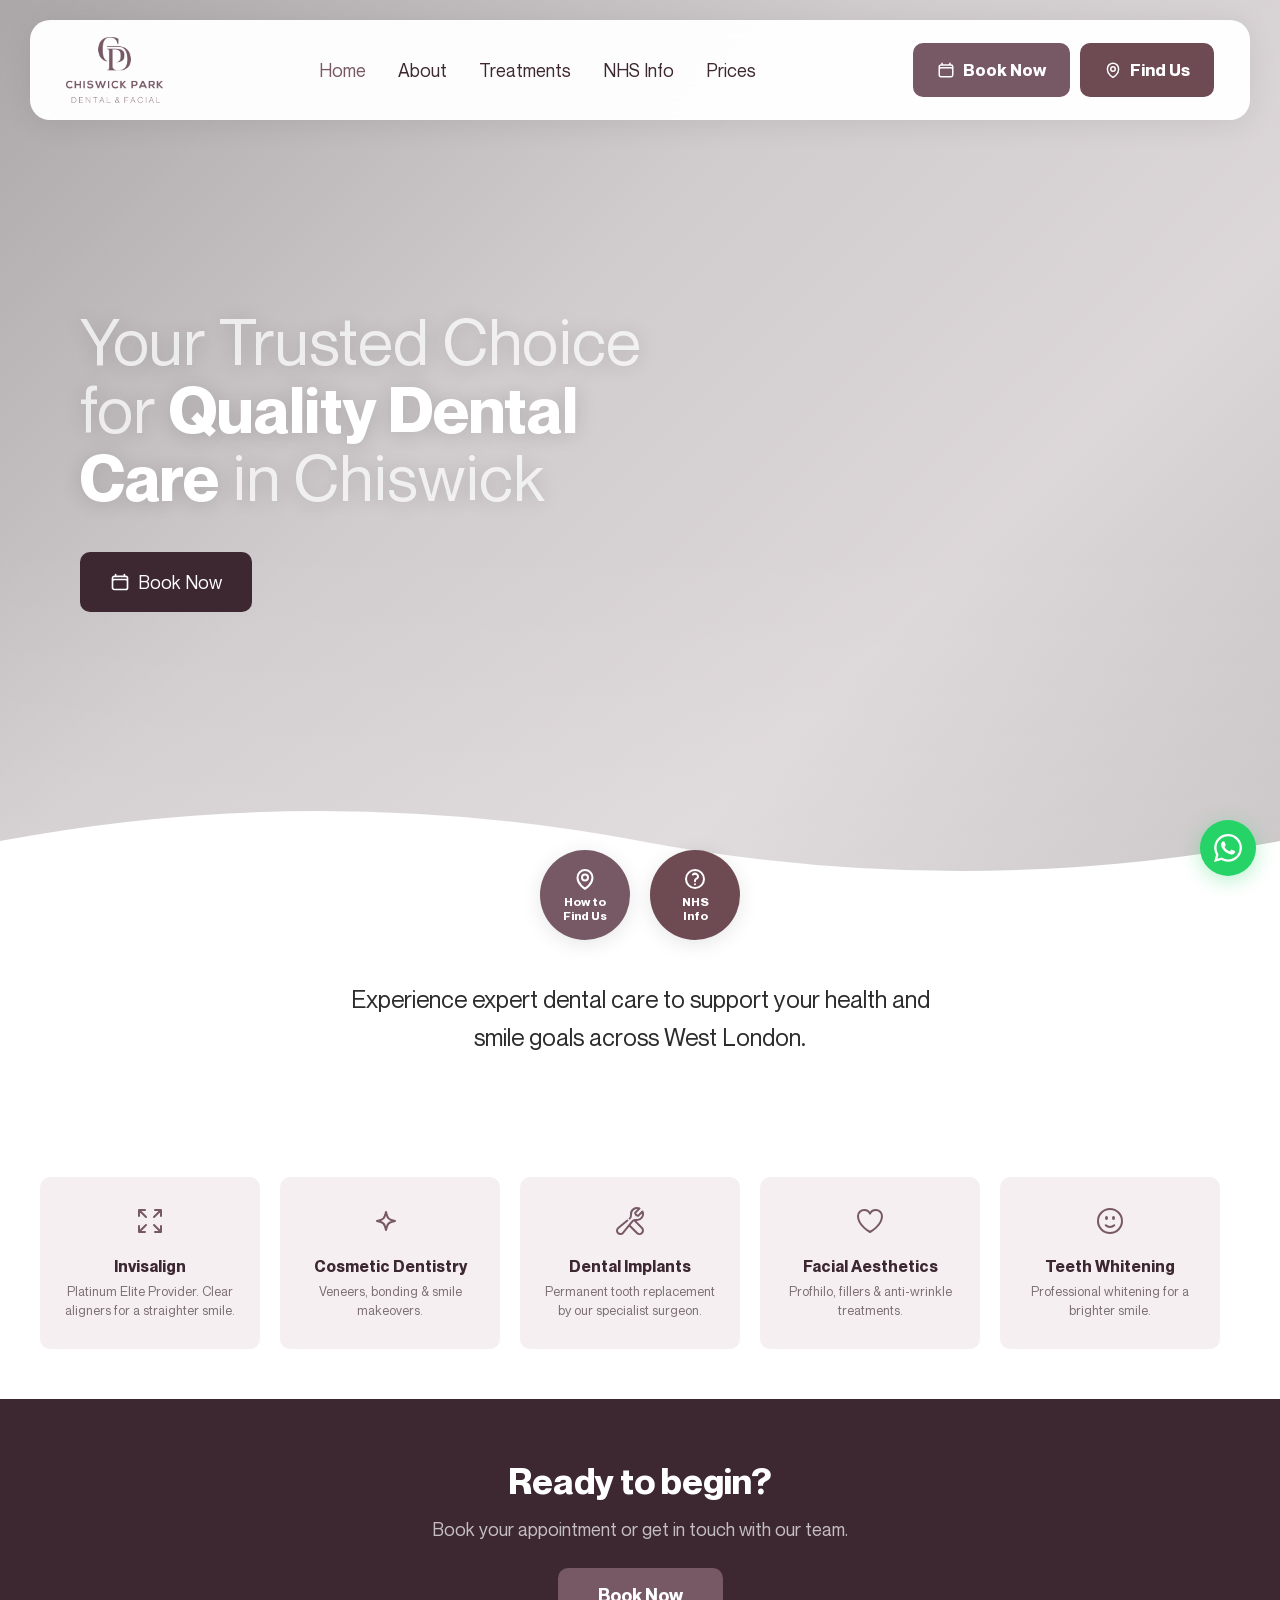
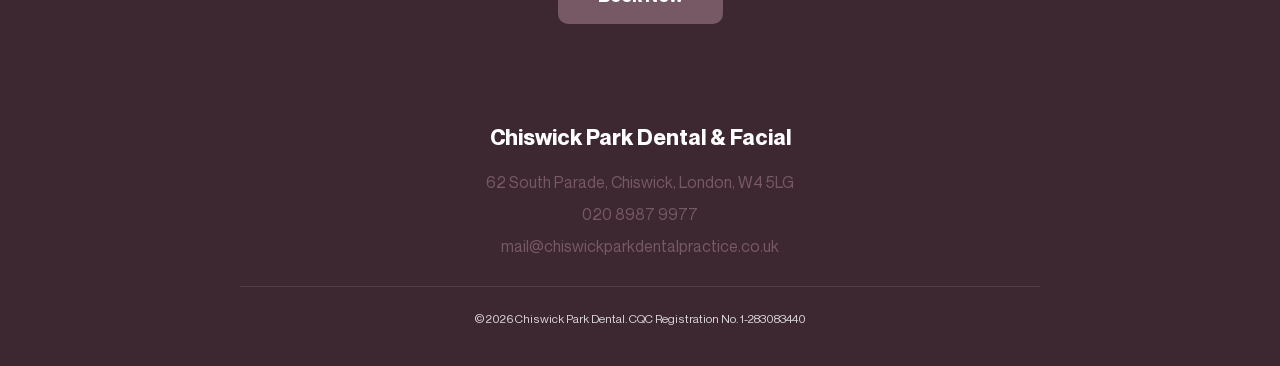
<file: index.html>
<!DOCTYPE html>
<html lang="en">
<head>
    <meta charset="UTF-8">
    <meta name="viewport" content="width=device-width, initial-scale=1.0">
    <title>Chiswick Park Dental & Facial | Dentist in Chiswick</title>
    <meta name="description" content="Experience advanced, affordable dental care to support your health and smile goals across West London. Book online today.">
    <link rel="icon" type="image/png" href="favicon.png">
    <link rel="apple-touch-icon" href="apple-touch-icon.png">
    <link rel="stylesheet" href="styles.css">
    <style>
        /* ── HOMEPAGE-SPECIFIC ── */
        .hero {
            min-height: 100vh;
            display: flex;
            flex-direction: column;
            justify-content: center;
            position: relative;
            overflow: hidden;
            background: var(--brand-light);
        }

        /* ── ROTATING VIDEO BACKGROUND ── */
        .hero-video {
            position: absolute;
            inset: 0;
            z-index: 0;
            pointer-events: none;
            overflow: hidden;
            background: var(--brand-light);
        }

        .hero-video video {
            position: absolute;
            top: 0;
            left: 0;
            width: 100%;
            height: 100%;
            object-fit: cover;
            opacity: 0;
            transition: opacity 1.2s ease-in-out;
        }

        .hero-video video.active {
            opacity: 1;
        }

        /* #1: Light overlay matching CubeDental (~25-30%) */
        .hero-overlay {
            position: absolute;
            inset: 0;
            z-index: 1;
            background:
                linear-gradient(135deg,
                    rgba(0, 0, 0, 0.30) 0%,
                    rgba(0, 0, 0, 0.15) 40%,
                    rgba(0, 0, 0, 0.10) 70%,
                    rgba(0, 0, 0, 0.20) 100%
                );
        }

        /* #5: Larger curve matching CubeDental */
        .hero-curve {
            position: absolute;
            bottom: -1px;
            left: 0;
            right: 0;
            z-index: 3;
            line-height: 0;
        }

        .hero-curve svg {
            display: block;
            width: 100%;
            height: 120px;
        }

        .hero-content {
            position: relative;
            z-index: 2;
            max-width: 1200px;
            margin: 0 auto;
            padding: 140px 40px 120px;
            width: 100%;
        }

        /* #2: Heading — light/muted white for regular, bright white for bold (no mauve on video) */
        .hero h1 {
            font-family: var(--font-body);
            font-size: clamp(36px, 5vw, 66px);
            font-weight: 400;
            line-height: 1.06;
            color: rgba(255, 255, 255, 0.75);
            max-width: 600px;
            margin-bottom: 40px;
            text-shadow: 0 2px 20px rgba(0, 0, 0, 0.15);
        }

        .hero h1 strong {
            color: #FFFFFF;
            font-weight: 700;
        }

        /* #4: Dark filled button with icon matching CubeDental's "What We Do" */
        .btn-hero {
            background: var(--brand-dark);
            color: white;
            border: none;
            border-radius: 10px;
            padding: 0 30px;
            height: 60px;
            font-size: 18px;
            font-weight: 400;
        }

        .btn-hero:hover {
            background: #2D1C22;
            transform: translateY(-2px);
            box-shadow: 0 6px 20px rgba(0, 0, 0, 0.3);
        }

        /* #6: Circle buttons sitting ON the curve, matching CubeDental */
        .curve-circles {
            display: flex;
            justify-content: center;
            gap: 20px;
            position: relative;
            z-index: 4;
            margin-top: -50px;
            padding: 0 40px;
        }

        .curve-circle-link {
            display: flex;
            flex-direction: column;
            align-items: center;
            gap: 8px;
            text-decoration: none;
            transition: transform 0.25s;
        }

        .curve-circle-link:hover { transform: translateY(-4px); }

        .curve-circle {
            width: 90px;
            height: 90px;
            border-radius: 50%;
            display: flex;
            flex-direction: column;
            align-items: center;
            justify-content: center;
            color: white;
            font-family: var(--font-body);
            font-size: 12px;
            font-weight: 700;
            text-align: center;
            line-height: 1.2;
            box-shadow: 0 4px 20px rgba(0, 0, 0, 0.1);
        }

        .curve-circle.mauve { background: #775865; }
        .curve-circle.dark { background: #6e4a52; }

        .curve-circle svg {
            width: 24px;
            height: 24px;
            margin-bottom: 4px;
        }

        /* #8: Overall brightness — light background gradient peeks through */
        .hero::after {
            content: '';
            position: absolute;
            bottom: 0;
            left: 0;
            right: 0;
            height: 40%;
            z-index: 1;
            background: linear-gradient(to top, rgba(255, 255, 255, 0.15) 0%, transparent 100%);
            pointer-events: none;
        }

        /* ── TREATMENT CAROUSEL ── */
        .treatment-carousel {
            background: var(--brand-white);
            padding: 60px 40px 40px;
            position: relative;
            z-index: 1;
        }

        .carousel-track {
            display: flex;
            gap: 20px;
            max-width: 1200px;
            margin: 0 auto;
            overflow-x: auto;
            scroll-snap-type: x mandatory;
            -webkit-overflow-scrolling: touch;
            scrollbar-width: none;
            padding-bottom: 10px;
        }

        .carousel-track::-webkit-scrollbar { display: none; }

        .carousel-card {
            flex: 0 0 220px;
            scroll-snap-align: start;
            background: var(--brand-light);
            border-radius: 10px;
            padding: 28px 24px;
            text-align: center;
            text-decoration: none;
            transition: all 0.25s;
            cursor: pointer;
        }

        .carousel-card:hover {
            background: var(--brand-primary);
            color: white;
            transform: translateY(-4px);
            box-shadow: 0 8px 24px rgba(119, 88, 101, 0.2);
        }

        .carousel-card:hover .carousel-card-title,
        .carousel-card:hover .carousel-card-desc,
        .carousel-card:hover .carousel-card-icon {
            color: white;
        }

        .carousel-card-icon {
            font-size: 32px;
            margin-bottom: 12px;
            color: var(--brand-primary);
            transition: color 0.25s;
        }

        .carousel-card-icon svg {
            width: 32px;
            height: 32px;
        }

        .carousel-card-title {
            font-family: var(--font-body);
            font-size: 16px;
            font-weight: 700;
            color: var(--brand-dark);
            margin-bottom: 6px;
            transition: color 0.25s;
        }

        .carousel-card-desc {
            font-family: var(--font-body);
            font-size: 13px;
            font-weight: 400;
            color: var(--brand-muted);
            line-height: 1.5;
            transition: color 0.25s;
        }

        .tagline {
            text-align: center;
            padding: 40px 40px 60px;
            position: relative;
            z-index: 1;
            background: var(--brand-white);
        }

        .tagline p {
            font-family: var(--font-body);
            font-size: clamp(18px, 2.5vw, 24px);
            font-weight: 400;
            color: var(--brand-text);
            max-width: 600px;
            margin: 0 auto;
            line-height: 1.6;
        }

        @media (max-width: 768px) {
            .hero-content { padding: 120px 24px 100px; }
            .hero h1 { font-size: 36px; }
            .hero-curve svg { height: 60px; }
            .curve-circles { margin-top: -35px; gap: 12px; }
            .curve-circle { width: 75px; height: 75px; font-size: 10px; }
            .curve-circle svg { width: 20px; height: 20px; }
            .treatment-carousel { padding: 50px 16px 30px; }
            .carousel-card { flex: 0 0 180px; padding: 20px 16px; }
            .tagline { padding: 30px 24px 100px; }
        }

        @media (max-width: 480px) {
            .hero h1 { font-size: 30px; }
        }
    </style>
</head>
<body>

    <!-- ── FLOATING NAV ── -->
    <header class="nav-wrapper">
        <nav class="nav">
            <a href="/" class="nav-logo">
                <img src="logo.png" alt="Chiswick Park Dental & Facial" class="nav-logo-img">
            </a>

            <ul class="nav-links" id="navLinks">
                <li><a href="/" class="active">Home</a></li>
                <li><a href="/about.html">About</a></li>
                <li><a href="/treatments.html">Treatments</a></li>
                <li><a href="/nhs-info.html">NHS Info</a></li>
                <li><a href="/prices.html">Prices</a></li>
            </ul>

            <!-- #3 + #10: Both nav buttons filled solid, evenly weighted -->
            <div class="nav-ctas">
                <a href="https://cal.com/sean-puente-kfnbtg/free-invisalign-evaluation" class="btn btn-primary" target="_blank">
                    <svg xmlns="http://www.w3.org/2000/svg" fill="none" viewBox="0 0 24 24" stroke-width="2" stroke="currentColor"><path stroke-linecap="round" stroke-linejoin="round" d="M6.75 3v2.25M17.25 3v2.25M3 18.75V7.5a2.25 2.25 0 0 1 2.25-2.25h13.5A2.25 2.25 0 0 1 21 7.5v11.25m-18 0A2.25 2.25 0 0 0 5.25 21h13.5A2.25 2.25 0 0 0 21 18.75m-18 0v-7.5A2.25 2.25 0 0 1 5.25 9h13.5A2.25 2.25 0 0 1 21 11.25v7.5" /></svg>
                    Book Now
                </a>
                <a href="https://maps.google.com/?q=62+South+Parade+Chiswick+W4+5LG" class="btn btn-secondary" target="_blank" rel="noopener">
                    <svg xmlns="http://www.w3.org/2000/svg" fill="none" viewBox="0 0 24 24" stroke-width="2" stroke="currentColor"><path stroke-linecap="round" stroke-linejoin="round" d="M15 10.5a3 3 0 1 1-6 0 3 3 0 0 1 6 0Z" /><path stroke-linecap="round" stroke-linejoin="round" d="M19.5 10.5c0 7.142-7.5 11.25-7.5 11.25S4.5 17.642 4.5 10.5a7.5 7.5 0 0 1 15 0Z" /></svg>
                    Find Us
                </a>
            </div>

            <button class="nav-mobile-toggle" onclick="document.getElementById('navLinks').classList.toggle('open')" aria-label="Menu">
                <svg xmlns="http://www.w3.org/2000/svg" fill="none" viewBox="0 0 24 24" stroke-width="2" stroke="currentColor"><path stroke-linecap="round" stroke-linejoin="round" d="M3.75 6.75h16.5M3.75 12h16.5m-16.5 5.25h16.5" /></svg>
            </button>
        </nav>
    </header>

    <!-- ── HERO ── -->
    <section class="hero">
        <div class="hero-video">
            <video class="active" muted playsinline>
                <source src="https://videos.pexels.com/video-files/8746866/8746866-hd_1920_1080_25fps.mp4" type="video/mp4">
            </video>
            <video muted playsinline>
                <source src="https://videos.pexels.com/video-files/8724239/8724239-hd_2048_1080_25fps.mp4" type="video/mp4">
            </video>
            <video muted playsinline>
                <source src="https://videos.pexels.com/video-files/10159566/10159566-hd_2048_1080_25fps.mp4" type="video/mp4">
            </video>
        </div>
        <div class="hero-overlay"></div>
        <div class="hero-content">
            <h1>Your Trusted Choice<br>for <strong>Quality Dental<br>Care</strong> in Chiswick</h1>
            <!-- #4: Dark filled button with icon -->
            <a href="https://cal.com/sean-puente-kfnbtg/free-invisalign-evaluation" class="btn btn-hero" target="_blank">
                <svg xmlns="http://www.w3.org/2000/svg" fill="none" viewBox="0 0 24 24" stroke-width="2" stroke="currentColor" style="width:20px;height:20px"><path stroke-linecap="round" stroke-linejoin="round" d="M6.75 3v2.25M17.25 3v2.25M3 18.75V7.5a2.25 2.25 0 0 1 2.25-2.25h13.5A2.25 2.25 0 0 1 21 7.5v11.25m-18 0A2.25 2.25 0 0 0 5.25 21h13.5A2.25 2.25 0 0 0 21 18.75m-18 0v-7.5A2.25 2.25 0 0 1 5.25 9h13.5A2.25 2.25 0 0 1 21 11.25v7.5" /></svg>
                Book Now
            </a>
        </div>
        <!-- #5: Curve at bottom -->
        <div class="hero-curve">
            <svg viewBox="0 0 1440 120" preserveAspectRatio="none" xmlns="http://www.w3.org/2000/svg">
                <path d="M0,120 L0,60 Q360,0 720,60 Q1080,120 1440,60 L1440,120 Z" fill="#FFFFFF"/>
            </svg>
        </div>
    </section>

    <!-- #6: Circle buttons anchored on the curve -->
    <div class="curve-circles">
        <a href="https://maps.google.com/?q=62+South+Parade+Chiswick+W4+5LG" class="curve-circle-link" target="_blank" rel="noopener">
            <div class="curve-circle mauve">
                <svg xmlns="http://www.w3.org/2000/svg" fill="none" viewBox="0 0 24 24" stroke-width="2" stroke="currentColor"><path stroke-linecap="round" stroke-linejoin="round" d="M15 10.5a3 3 0 1 1-6 0 3 3 0 0 1 6 0Z" /><path stroke-linecap="round" stroke-linejoin="round" d="M19.5 10.5c0 7.142-7.5 11.25-7.5 11.25S4.5 17.642 4.5 10.5a7.5 7.5 0 0 1 15 0Z" /></svg>
                How to<br>Find Us
            </div>
        </a>
        <a href="/nhs-info.html" class="curve-circle-link">
            <div class="curve-circle dark">
                <svg xmlns="http://www.w3.org/2000/svg" fill="none" viewBox="0 0 24 24" stroke-width="2" stroke="currentColor"><path stroke-linecap="round" stroke-linejoin="round" d="M9.879 7.519c1.171-1.025 3.071-1.025 4.242 0 1.172 1.025 1.172 2.687 0 3.712-.203.179-.43.326-.67.442-.745.361-1.45.999-1.45 1.827v.75M21 12a9 9 0 1 1-18 0 9 9 0 0 1 18 0Zm-9 5.25h.008v.008H12v-.008Z" /></svg>
                NHS<br>Info
            </div>
        </a>
    </div>

    <!-- ── TAGLINE ── -->
    <section class="tagline">
        <p>Experience expert dental care to support your health and smile goals across West London.</p>
    </section>

    <!-- ── TREATMENT CAROUSEL ── -->
    <div class="treatment-carousel">
        <div class="carousel-track">
            <a href="/invisalign.html" class="carousel-card">
                <div class="carousel-card-icon">
                    <svg xmlns="http://www.w3.org/2000/svg" fill="none" viewBox="0 0 24 24" stroke-width="1.5" stroke="currentColor"><path stroke-linecap="round" stroke-linejoin="round" d="M3.75 3.75v4.5m0-4.5h4.5m-4.5 0L9 9M3.75 20.25v-4.5m0 4.5h4.5m-4.5 0L9 15M20.25 3.75h-4.5m4.5 0v4.5m0-4.5L15 9m5.25 11.25h-4.5m4.5 0v-4.5m0 4.5L15 15" /></svg>
                </div>
                <div class="carousel-card-title">Invisalign</div>
                <div class="carousel-card-desc">Platinum Elite Provider. Clear aligners for a straighter smile.</div>
            </a>
            <a href="/treatments.html" class="carousel-card">
                <div class="carousel-card-icon">
                    <svg xmlns="http://www.w3.org/2000/svg" fill="none" viewBox="0 0 24 24" stroke-width="1.5" stroke="currentColor"><path stroke-linecap="round" stroke-linejoin="round" d="M9.813 15.904 9 18.75l-.813-2.846a4.5 4.5 0 0 0-3.09-3.09L2.25 12l2.846-.813a4.5 4.5 0 0 0 3.09-3.09L9 5.25l.813 2.846a4.5 4.5 0 0 0 3.09 3.09L15.75 12l-2.846.813a4.5 4.5 0 0 0-3.09 3.09Z" /></svg>
                </div>
                <div class="carousel-card-title">Cosmetic Dentistry</div>
                <div class="carousel-card-desc">Veneers, bonding & smile makeovers.</div>
            </a>
            <a href="/treatments.html" class="carousel-card">
                <div class="carousel-card-icon">
                    <svg xmlns="http://www.w3.org/2000/svg" fill="none" viewBox="0 0 24 24" stroke-width="1.5" stroke="currentColor"><path stroke-linecap="round" stroke-linejoin="round" d="M11.42 15.17 17.25 21A2.652 2.652 0 0 0 21 17.25l-5.877-5.877M11.42 15.17l2.496-3.03c.317-.384.74-.626 1.208-.766M11.42 15.17l-4.655 5.653a2.548 2.548 0 1 1-3.586-3.586l6.837-5.63m5.108-.233c.55-.164 1.163-.188 1.743-.14a4.5 4.5 0 0 0 4.486-6.336l-3.276 3.277a3.004 3.004 0 0 1-2.25-2.25l3.276-3.276a4.5 4.5 0 0 0-6.336 4.486c.091 1.076-.071 2.264-.904 2.95l-.102.085" /></svg>
                </div>
                <div class="carousel-card-title">Dental Implants</div>
                <div class="carousel-card-desc">Permanent tooth replacement by our specialist surgeon.</div>
            </a>
            <a href="/treatments.html" class="carousel-card">
                <div class="carousel-card-icon">
                    <svg xmlns="http://www.w3.org/2000/svg" fill="none" viewBox="0 0 24 24" stroke-width="1.5" stroke="currentColor"><path stroke-linecap="round" stroke-linejoin="round" d="M21 8.25c0-2.485-2.099-4.5-4.688-4.5-1.935 0-3.597 1.126-4.312 2.733-.715-1.607-2.377-2.733-4.313-2.733C5.1 3.75 3 5.765 3 8.25c0 7.22 9 12 9 12s9-4.78 9-12Z" /></svg>
                </div>
                <div class="carousel-card-title">Facial Aesthetics</div>
                <div class="carousel-card-desc">Profhilo, fillers & anti-wrinkle treatments.</div>
            </a>
            <a href="/treatments.html" class="carousel-card">
                <div class="carousel-card-icon">
                    <svg xmlns="http://www.w3.org/2000/svg" fill="none" viewBox="0 0 24 24" stroke-width="1.5" stroke="currentColor"><path stroke-linecap="round" stroke-linejoin="round" d="M15.182 15.182a4.5 4.5 0 0 1-6.364 0M21 12a9 9 0 1 1-18 0 9 9 0 0 1 18 0ZM9.75 9.75c0 .414-.168.75-.375.75S9 10.164 9 9.75 9.168 9 9.375 9s.375.336.375.75Zm-.375 0h.008v.015h-.008V9.75Zm5.625 0c0 .414-.168.75-.375.75s-.375-.336-.375-.75.168-.75.375-.75.375.336.375.75Zm-.375 0h.008v.015h-.008V9.75Z" /></svg>
                </div>
                <div class="carousel-card-title">Teeth Whitening</div>
                <div class="carousel-card-desc">Professional whitening for a brighter smile.</div>
            </a>
            <a href="/treatments.html" class="carousel-card">
                <div class="carousel-card-icon">
                    <svg xmlns="http://www.w3.org/2000/svg" fill="none" viewBox="0 0 24 24" stroke-width="1.5" stroke="currentColor"><path stroke-linecap="round" stroke-linejoin="round" d="M9 12.75 11.25 15 15 9.75M21 12a9 9 0 1 1-18 0 9 9 0 0 1 18 0Z" /></svg>
                </div>
                <div class="carousel-card-title">General Dentistry</div>
                <div class="carousel-card-desc">Check-ups, fillings, crowns & preventive care.</div>
            </a>
        </div>
    </div>

    <!-- ── BOOK NOW CTA (matches CubeDental "Ready to Begin?" section) ── -->
    <div class="cta-banner">
        <h2>Ready to begin?</h2>
        <p>Book your appointment or get in touch with our team.</p>
        <a href="https://cal.com/sean-puente-kfnbtg/free-invisalign-evaluation" class="btn btn-primary btn-lg" target="_blank">Book Now</a>
    </div>

    <!-- ── FOOTER ── -->
    <footer class="footer" id="find-us">
        <div class="footer-content">
            <div class="footer-logo">Chiswick Park Dental & Facial</div>
            <div class="footer-info">
                <a href="https://maps.google.com/?q=62+South+Parade+Chiswick+W4+5LG" target="_blank" rel="noopener">62 South Parade, Chiswick, London, W4 5LG</a><br>
                <a href="tel:02089879977">020 8987 9977</a><br>
                <a href="mailto:mail@chiswickparkdentalpractice.co.uk">mail@chiswickparkdentalpractice.co.uk</a>
            </div>
            <div class="footer-bottom">
                &copy; 2026 Chiswick Park Dental. CQC Registration No. 1-283083440
            </div>
        </div>
    </footer>

    <!-- ── WHATSAPP FLOAT ── -->
    <a href="https://wa.me/442089879977" class="whatsapp-float" target="_blank" rel="noopener" aria-label="WhatsApp">
        <svg viewBox="0 0 24 24" xmlns="http://www.w3.org/2000/svg"><path d="M17.472 14.382c-.297-.149-1.758-.867-2.03-.967-.273-.099-.471-.148-.67.15-.197.297-.767.966-.94 1.164-.173.199-.347.223-.644.075-.297-.15-1.255-.463-2.39-1.475-.883-.788-1.48-1.761-1.653-2.059-.173-.297-.018-.458.13-.606.134-.133.298-.347.446-.52.149-.174.198-.298.298-.497.099-.198.05-.371-.025-.52-.075-.149-.669-1.612-.916-2.207-.242-.579-.487-.5-.669-.51-.173-.008-.371-.01-.57-.01-.198 0-.52.074-.792.372-.272.297-1.04 1.016-1.04 2.479 0 1.462 1.065 2.875 1.213 3.074.149.198 2.096 3.2 5.077 4.487.709.306 1.262.489 1.694.625.712.227 1.36.195 1.871.118.571-.085 1.758-.719 2.006-1.413.248-.694.248-1.289.173-1.413-.074-.124-.272-.198-.57-.347m-5.421 7.403h-.004a9.87 9.87 0 01-5.031-1.378l-.361-.214-3.741.982.998-3.648-.235-.374a9.86 9.86 0 01-1.51-5.26c.001-5.45 4.436-9.884 9.888-9.884 2.64 0 5.122 1.03 6.988 2.898a9.825 9.825 0 012.893 6.994c-.003 5.45-4.437 9.884-9.885 9.884m8.413-18.297A11.815 11.815 0 0012.05 0C5.495 0 .16 5.335.157 11.892c0 2.096.547 4.142 1.588 5.945L.057 24l6.305-1.654a11.882 11.882 0 005.683 1.448h.005c6.554 0 11.89-5.335 11.893-11.893a11.821 11.821 0 00-3.48-8.413Z"/></svg>
    </a>

    <!-- ── MOBILE STICKY BOOK NOW ── -->
    <div class="mobile-sticky">
        <a href="https://cal.com/sean-puente-kfnbtg/free-invisalign-evaluation" class="btn btn-primary" target="_blank">
            <svg xmlns="http://www.w3.org/2000/svg" fill="none" viewBox="0 0 24 24" stroke-width="2" stroke="currentColor"><path stroke-linecap="round" stroke-linejoin="round" d="M6.75 3v2.25M17.25 3v2.25M3 18.75V7.5a2.25 2.25 0 0 1 2.25-2.25h13.5A2.25 2.25 0 0 1 21 7.5v11.25m-18 0A2.25 2.25 0 0 0 5.25 21h13.5A2.25 2.25 0 0 0 21 18.75m-18 0v-7.5A2.25 2.25 0 0 1 5.25 9h13.5A2.25 2.25 0 0 1 21 11.25v7.5" /></svg>
            Book Now
        </a>
    </div>

    <!-- ── VIDEO ROTATION CONTROLLER ── -->
    <script>
    (function() {
        var videos = document.querySelectorAll('.hero-video video');
        if (!videos.length) return;

        // Clip timing: [startSec, endSec, playbackRate]
        var clips = [
            { start: 3, end: 7, speed: 0.7 },   // Family brushing — slowed
            { start: 1, end: 4, speed: 1.0 },   // Woman laughing — natural
            { start: 2, end: 6, speed: 0.8 }    // Women on sofa — slightly slowed
        ];

        var current = 0;

        function playClip(index) {
            var video = videos[index];
            var clip = clips[index];

            video.playbackRate = clip.speed;
            video.currentTime = clip.start;
            video.classList.add('active');
            video.play().catch(function(){});

            // Monitor time and cross-fade to next
            var checkTime = setInterval(function() {
                if (video.currentTime >= clip.end) {
                    clearInterval(checkTime);
                    video.classList.remove('active');

                    // Next clip
                    current = (current + 1) % videos.length;
                    setTimeout(function() {
                        playClip(current);
                    }, 300);
                }
            }, 100);
        }

        // Start first clip when it's loaded enough
        videos[0].addEventListener('canplay', function() {
            playClip(0);
        }, { once: true });

        // Preload all videos
        videos.forEach(function(v) {
            v.load();
        });
    })();
    </script>

</body>
</html>
</file>
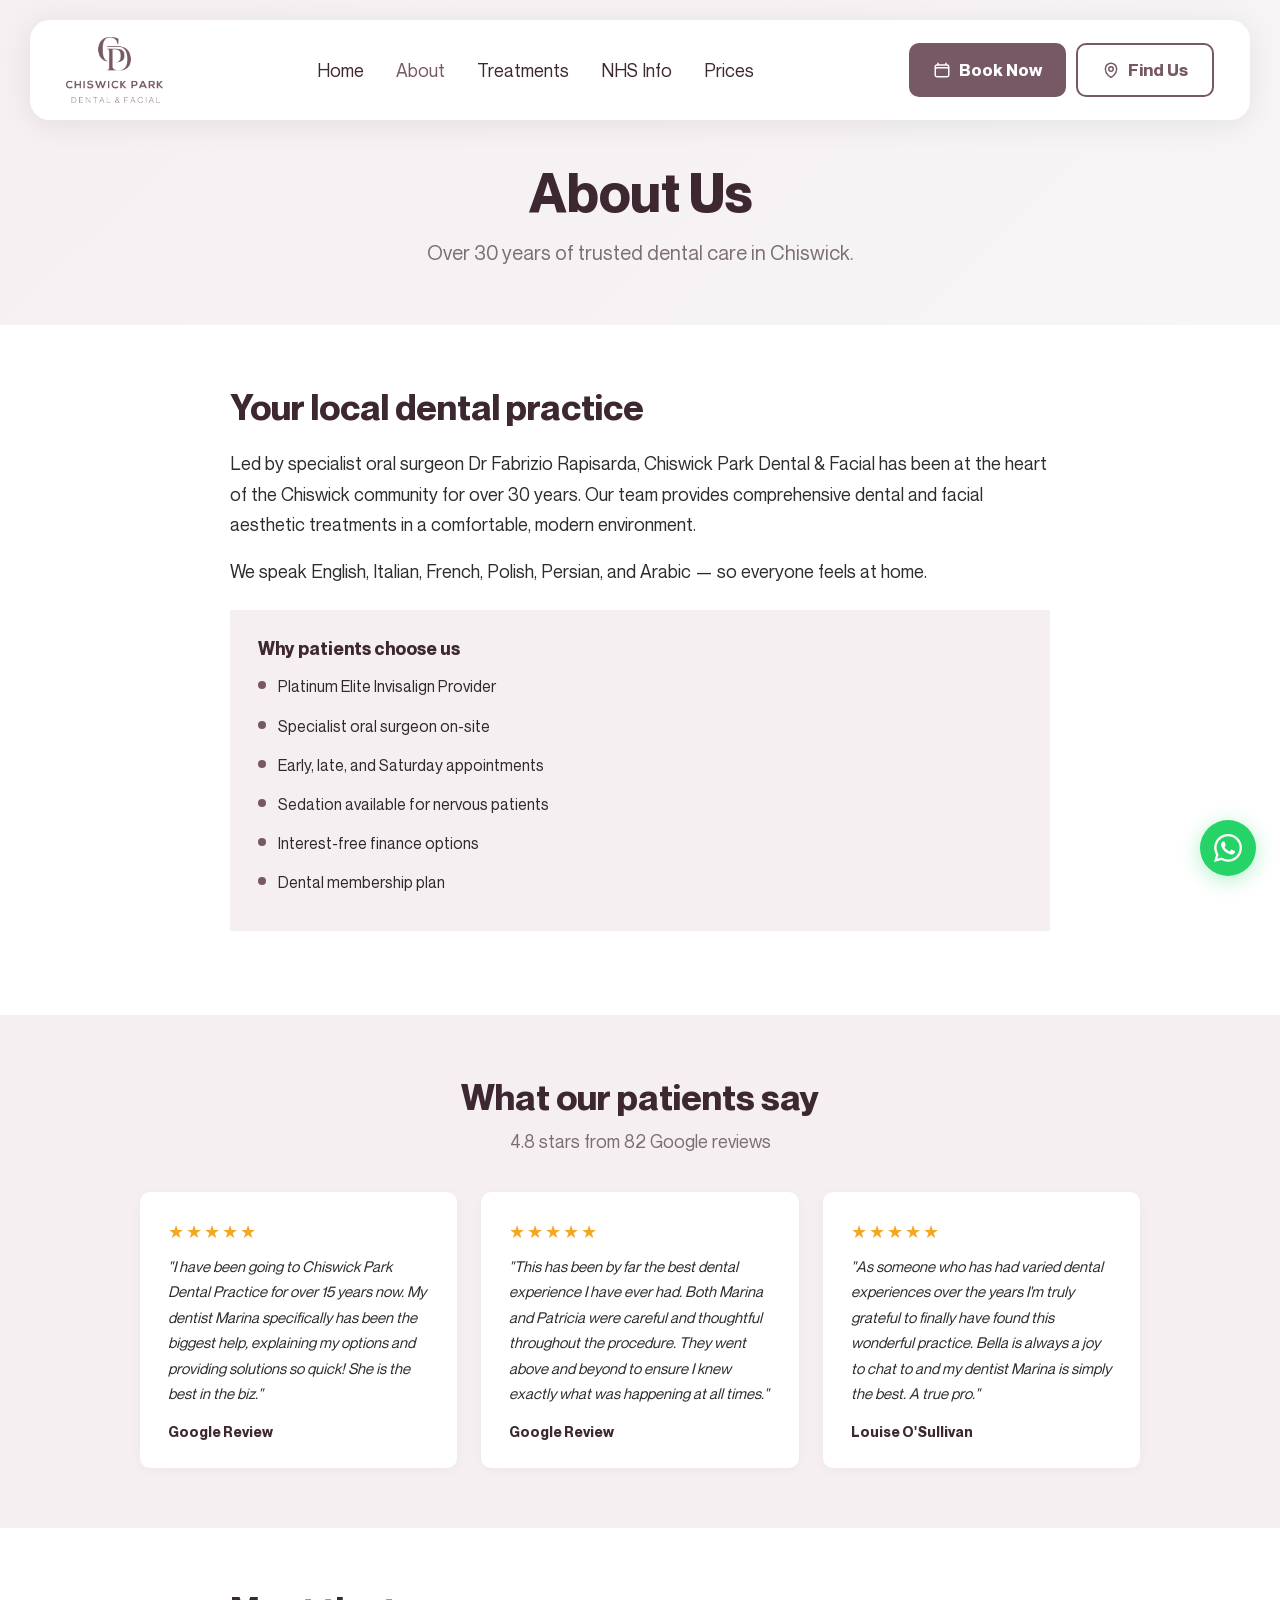
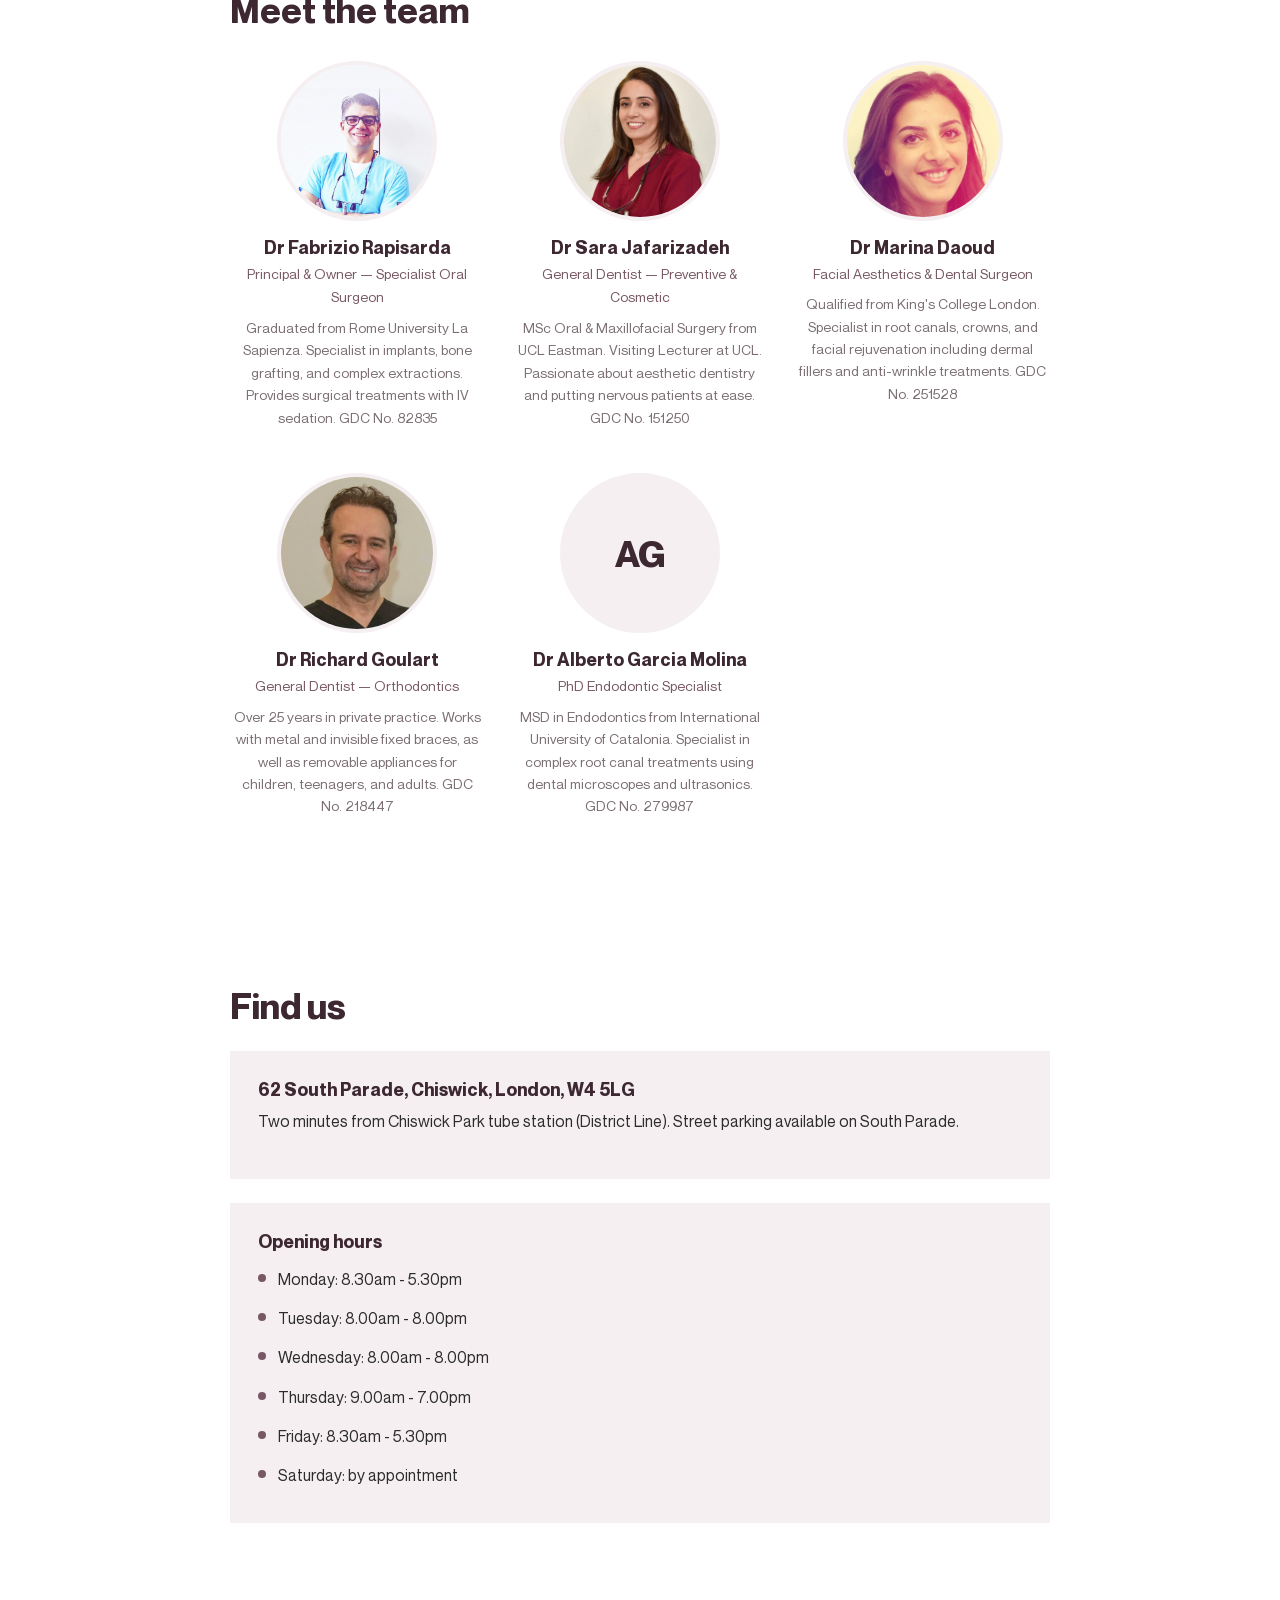
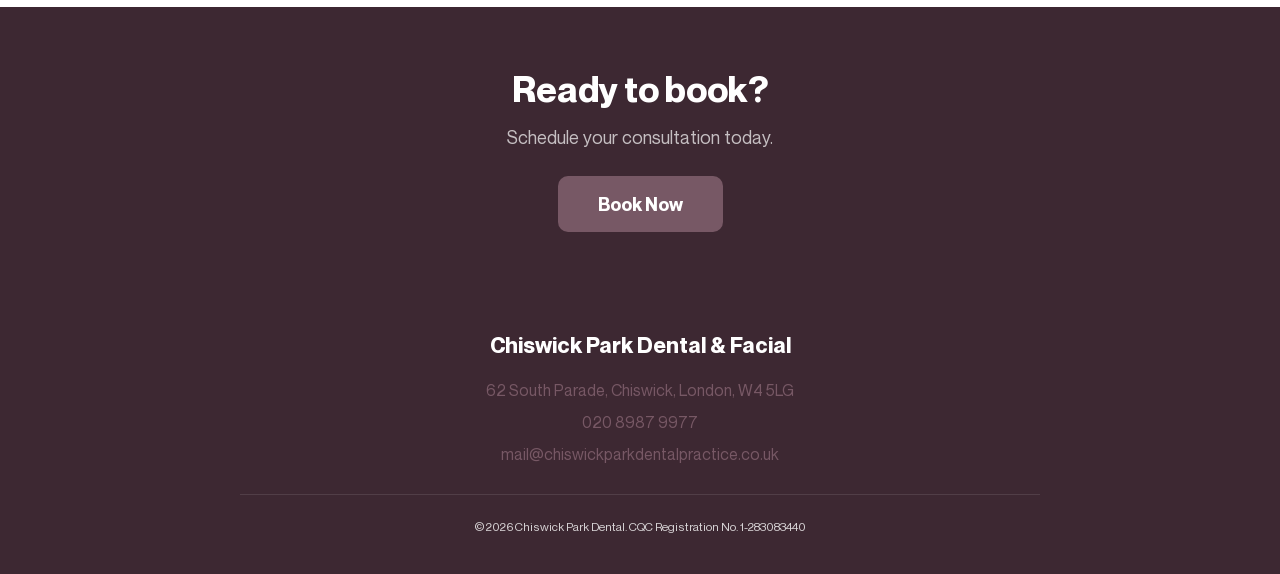
<file: about.html>
<!DOCTYPE html>
<html lang="en">
<head>
    <meta charset="UTF-8">
    <meta name="viewport" content="width=device-width, initial-scale=1.0">
    <title>About | Chiswick Park Dental & Facial</title>
    <meta name="description" content="Meet the team at Chiswick Park Dental. Over 30 years of expertise serving Chiswick and West London.">
    <link rel="icon" type="image/png" href="favicon.png">
    <link rel="apple-touch-icon" href="apple-touch-icon.png">
    <link rel="stylesheet" href="styles.css">
</head>
<body>

    <header class="nav-wrapper">
        <nav class="nav">
            <a href="/" class="nav-logo">
                <img src="logo.png" alt="Chiswick Park Dental & Facial" class="nav-logo-img">
            </a>
            <ul class="nav-links" id="navLinks">
                <li><a href="/">Home</a></li>
                <li><a href="/about.html" class="active">About</a></li>
                <li><a href="/treatments.html">Treatments</a></li>
                <li><a href="/nhs-info.html">NHS Info</a></li>
                <li><a href="/prices.html">Prices</a></li>
            </ul>
            <div class="nav-ctas">
                <a href="https://cal.com/sean-puente-kfnbtg/free-invisalign-evaluation" class="btn btn-primary" target="_blank">
                    <svg xmlns="http://www.w3.org/2000/svg" fill="none" viewBox="0 0 24 24" stroke-width="2" stroke="currentColor"><path stroke-linecap="round" stroke-linejoin="round" d="M6.75 3v2.25M17.25 3v2.25M3 18.75V7.5a2.25 2.25 0 0 1 2.25-2.25h13.5A2.25 2.25 0 0 1 21 7.5v11.25m-18 0A2.25 2.25 0 0 0 5.25 21h13.5A2.25 2.25 0 0 0 21 18.75m-18 0v-7.5A2.25 2.25 0 0 1 5.25 9h13.5A2.25 2.25 0 0 1 21 11.25v7.5" /></svg>
                    Book Now
                </a>
                <a href="https://maps.google.com/?q=62+South+Parade+Chiswick+W4+5LG" class="btn btn-outline" target="_blank" rel="noopener">
                    <svg xmlns="http://www.w3.org/2000/svg" fill="none" viewBox="0 0 24 24" stroke-width="2" stroke="currentColor"><path stroke-linecap="round" stroke-linejoin="round" d="M15 10.5a3 3 0 1 1-6 0 3 3 0 0 1 6 0Z" /><path stroke-linecap="round" stroke-linejoin="round" d="M19.5 10.5c0 7.142-7.5 11.25-7.5 11.25S4.5 17.642 4.5 10.5a7.5 7.5 0 0 1 15 0Z" /></svg>
                    Find Us
                </a>
            </div>
            <button class="nav-mobile-toggle" onclick="document.getElementById('navLinks').classList.toggle('open')" aria-label="Menu">
                <svg xmlns="http://www.w3.org/2000/svg" fill="none" viewBox="0 0 24 24" stroke-width="2" stroke="currentColor"><path stroke-linecap="round" stroke-linejoin="round" d="M3.75 6.75h16.5M3.75 12h16.5m-16.5 5.25h16.5" /></svg>
            </button>
        </nav>
    </header>

    <div class="page-header">
        <h1>About Us</h1>
        <p>Over 30 years of trusted dental care in Chiswick.</p>
    </div>

    <div class="section">
        <h2>Your local dental practice</h2>
        <p>Led by specialist oral surgeon Dr Fabrizio Rapisarda, Chiswick Park Dental & Facial has been at the heart of the Chiswick community for over 30 years. Our team provides comprehensive dental and facial aesthetic treatments in a comfortable, modern environment.</p>
        <p>We speak English, Italian, French, Polish, Persian, and Arabic — so everyone feels at home.</p>

        <div class="info-box">
            <h3>Why patients choose us</h3>
            <ul>
                <li>Platinum Elite Invisalign Provider</li>
                <li>Specialist oral surgeon on-site</li>
                <li>Early, late, and Saturday appointments</li>
                <li>Sedation available for nervous patients</li>
                <li>Interest-free finance options</li>
                <li>Dental membership plan</li>
            </ul>
        </div>
    </div>

    <!-- ── TESTIMONIALS ── -->
    <div class="testimonials">
        <h2>What our patients say</h2>
        <p class="testimonials-subtitle">4.8 stars from 82 Google reviews</p>
        <div class="testimonial-grid">
            <div class="testimonial-card">
                <div class="testimonial-stars">&#9733;&#9733;&#9733;&#9733;&#9733;</div>
                <p class="testimonial-text">"I have been going to Chiswick Park Dental Practice for over 15 years now. My dentist Marina specifically has been the biggest help, explaining my options and providing solutions so quick! She is the best in the biz."</p>
                <div class="testimonial-author">Google Review</div>
            </div>
            <div class="testimonial-card">
                <div class="testimonial-stars">&#9733;&#9733;&#9733;&#9733;&#9733;</div>
                <p class="testimonial-text">"This has been by far the best dental experience I have ever had. Both Marina and Patricia were careful and thoughtful throughout the procedure. They went above and beyond to ensure I knew exactly what was happening at all times."</p>
                <div class="testimonial-author">Google Review</div>
            </div>
            <div class="testimonial-card">
                <div class="testimonial-stars">&#9733;&#9733;&#9733;&#9733;&#9733;</div>
                <p class="testimonial-text">"As someone who has had varied dental experiences over the years I'm truly grateful to finally have found this wonderful practice. Bella is always a joy to chat to and my dentist Marina is simply the best. A true pro."</p>
                <div class="testimonial-author">Louise O'Sullivan</div>
            </div>
        </div>
    </div>

    <!-- ── TEAM ── -->
    <div class="section">
        <h2>Meet the team</h2>
        <div class="team-photo-grid">
            <div class="team-photo-card">
                <img src="images/fabrizio.webp" alt="Dr Fabrizio Rapisarda" class="team-photo">
                <h3>Dr Fabrizio Rapisarda</h3>
                <p class="team-role">Principal & Owner — Specialist Oral Surgeon</p>
                <p class="team-bio">Graduated from Rome University La Sapienza. Specialist in implants, bone grafting, and complex extractions. Provides surgical treatments with IV sedation. GDC No. 82835</p>
            </div>
            <div class="team-photo-card">
                <img src="images/sara.webp" alt="Dr Sara Jafarizadeh" class="team-photo">
                <h3>Dr Sara Jafarizadeh</h3>
                <p class="team-role">General Dentist — Preventive & Cosmetic</p>
                <p class="team-bio">MSc Oral & Maxillofacial Surgery from UCL Eastman. Visiting Lecturer at UCL. Passionate about aesthetic dentistry and putting nervous patients at ease. GDC No. 151250</p>
            </div>
            <div class="team-photo-card">
                <img src="images/marina.webp" alt="Dr Marina Daoud" class="team-photo">
                <h3>Dr Marina Daoud</h3>
                <p class="team-role">Facial Aesthetics & Dental Surgeon</p>
                <p class="team-bio">Qualified from King's College London. Specialist in root canals, crowns, and facial rejuvenation including dermal fillers and anti-wrinkle treatments. GDC No. 251528</p>
            </div>
            <div class="team-photo-card">
                <img src="images/richard.webp" alt="Dr Richard Goulart" class="team-photo">
                <h3>Dr Richard Goulart</h3>
                <p class="team-role">General Dentist — Orthodontics</p>
                <p class="team-bio">Over 25 years in private practice. Works with metal and invisible fixed braces, as well as removable appliances for children, teenagers, and adults. GDC No. 218447</p>
            </div>
            <div class="team-photo-card">
                <div class="team-avatar" style="width:160px;height:160px;font-size:36px;margin:0 auto 16px;border:4px solid var(--brand-light)">AG</div>
                <h3>Dr Alberto Garcia Molina</h3>
                <p class="team-role">PhD Endodontic Specialist</p>
                <p class="team-bio">MSD in Endodontics from International University of Catalonia. Specialist in complex root canal treatments using dental microscopes and ultrasonics. GDC No. 279987</p>
            </div>
        </div>
    </div>

    <!-- ── LOCATION ── -->
    <div class="section">
        <h2>Find us</h2>
        <div class="info-box">
            <h3>62 South Parade, Chiswick, London, W4 5LG</h3>
            <p>Two minutes from Chiswick Park tube station (District Line). Street parking available on South Parade.</p>
        </div>
        <div class="info-box">
            <h3>Opening hours</h3>
            <ul>
                <li>Monday: 8.30am - 5.30pm</li>
                <li>Tuesday: 8.00am - 8.00pm</li>
                <li>Wednesday: 8.00am - 8.00pm</li>
                <li>Thursday: 9.00am - 7.00pm</li>
                <li>Friday: 8.30am - 5.30pm</li>
                <li>Saturday: by appointment</li>
            </ul>
        </div>
    </div>

    <div class="cta-banner">
        <h2>Ready to book?</h2>
        <p>Schedule your consultation today.</p>
        <a href="https://cal.com/sean-puente-kfnbtg/free-invisalign-evaluation" class="btn btn-primary btn-lg" target="_blank">Book Now</a>
    </div>

    <footer class="footer">
        <div class="footer-content">
            <div class="footer-logo">Chiswick Park Dental & Facial</div>
            <div class="footer-info">
                <a href="https://maps.google.com/?q=62+South+Parade+Chiswick+W4+5LG" target="_blank" rel="noopener">62 South Parade, Chiswick, London, W4 5LG</a><br>
                <a href="tel:02089879977">020 8987 9977</a><br>
                <a href="mailto:mail@chiswickparkdentalpractice.co.uk">mail@chiswickparkdentalpractice.co.uk</a>
            </div>
            <div class="footer-bottom">&copy; 2026 Chiswick Park Dental. CQC Registration No. 1-283083440</div>
        </div>
    </footer>

    <a href="https://wa.me/442089879977" class="whatsapp-float" target="_blank" rel="noopener" aria-label="WhatsApp">
        <svg viewBox="0 0 24 24" xmlns="http://www.w3.org/2000/svg"><path d="M17.472 14.382c-.297-.149-1.758-.867-2.03-.967-.273-.099-.471-.148-.67.15-.197.297-.767.966-.94 1.164-.173.199-.347.223-.644.075-.297-.15-1.255-.463-2.39-1.475-.883-.788-1.48-1.761-1.653-2.059-.173-.297-.018-.458.13-.606.134-.133.298-.347.446-.52.149-.174.198-.298.298-.497.099-.198.05-.371-.025-.52-.075-.149-.669-1.612-.916-2.207-.242-.579-.487-.5-.669-.51-.173-.008-.371-.01-.57-.01-.198 0-.52.074-.792.372-.272.297-1.04 1.016-1.04 2.479 0 1.462 1.065 2.875 1.213 3.074.149.198 2.096 3.2 5.077 4.487.709.306 1.262.489 1.694.625.712.227 1.36.195 1.871.118.571-.085 1.758-.719 2.006-1.413.248-.694.248-1.289.173-1.413-.074-.124-.272-.198-.57-.347m-5.421 7.403h-.004a9.87 9.87 0 01-5.031-1.378l-.361-.214-3.741.982.998-3.648-.235-.374a9.86 9.86 0 01-1.51-5.26c.001-5.45 4.436-9.884 9.888-9.884 2.64 0 5.122 1.03 6.988 2.898a9.825 9.825 0 012.893 6.994c-.003 5.45-4.437 9.884-9.885 9.884m8.413-18.297A11.815 11.815 0 0012.05 0C5.495 0 .16 5.335.157 11.892c0 2.096.547 4.142 1.588 5.945L.057 24l6.305-1.654a11.882 11.882 0 005.683 1.448h.005c6.554 0 11.89-5.335 11.893-11.893a11.821 11.821 0 00-3.48-8.413Z"/></svg>
    </a>

    <div class="mobile-sticky">
        <a href="https://cal.com/sean-puente-kfnbtg/free-invisalign-evaluation" class="btn btn-primary" target="_blank">Book Now</a>
    </div>

</body>
</html>
</file>
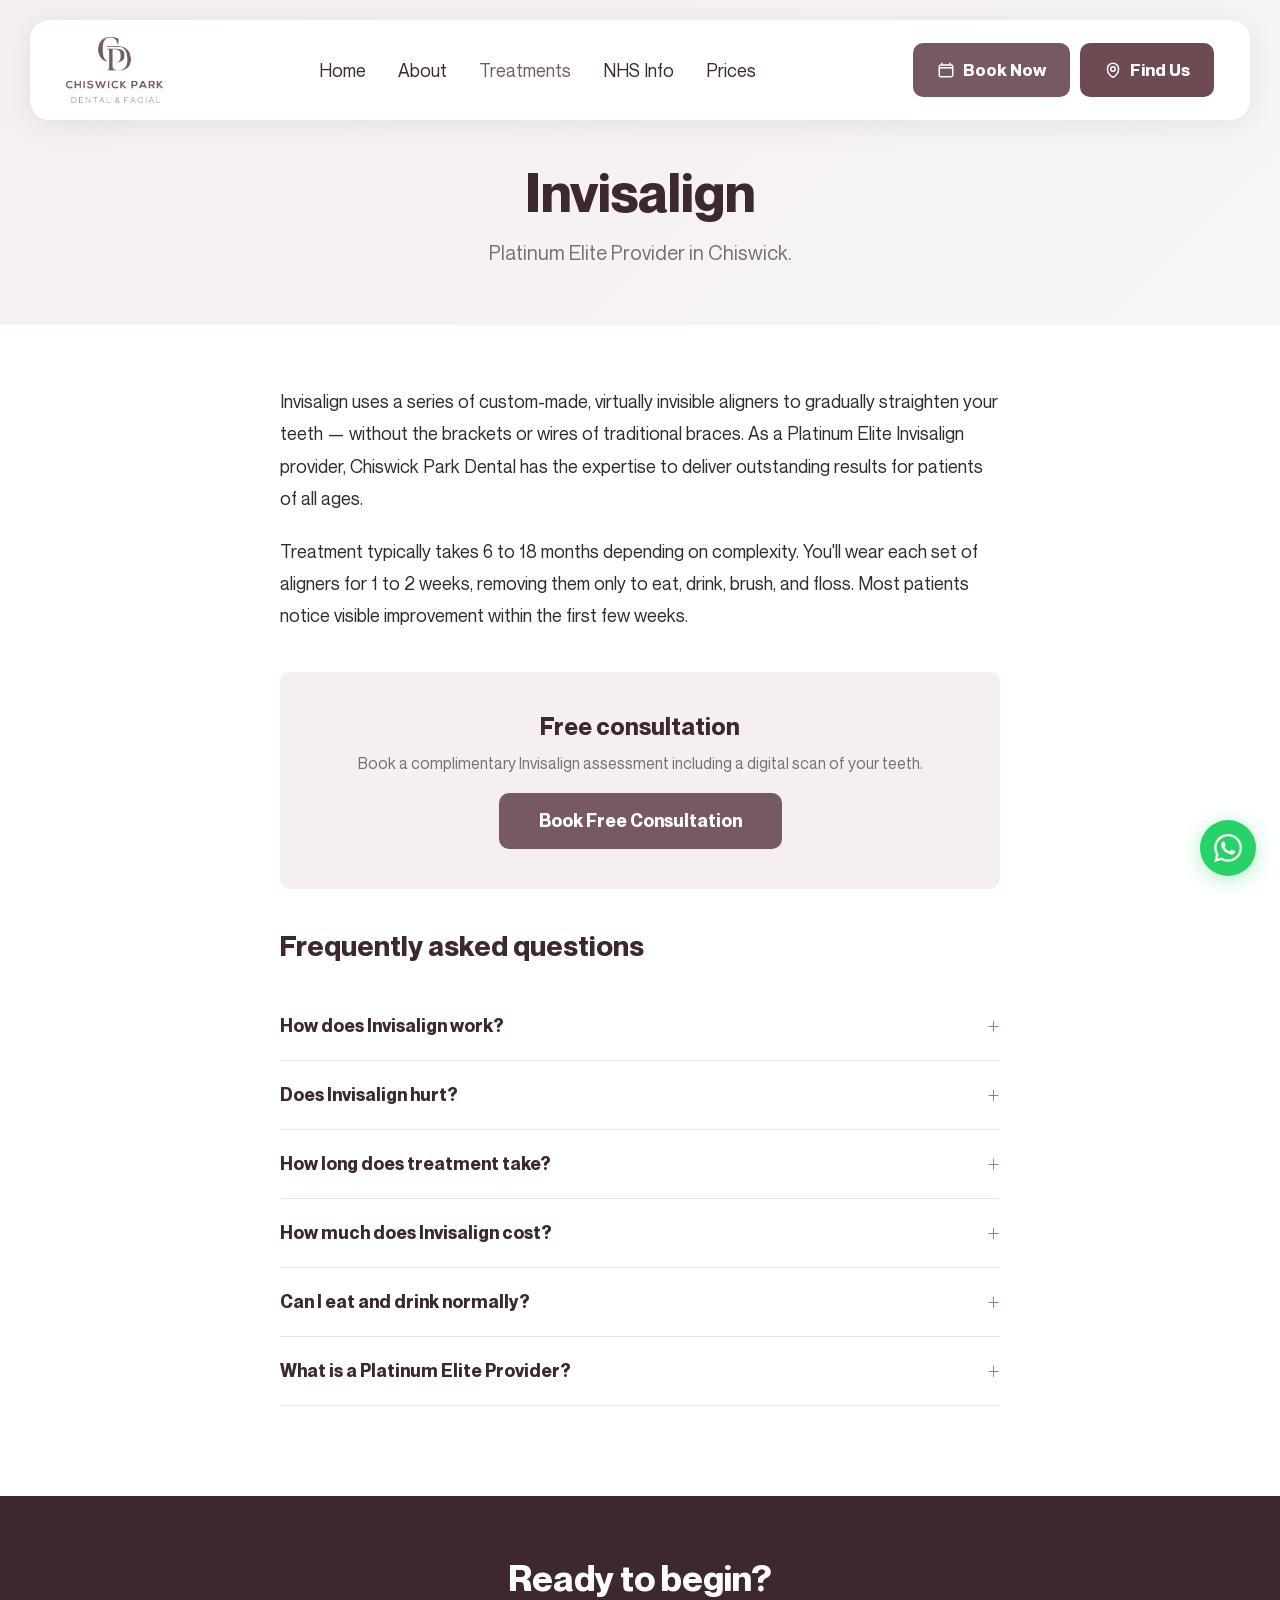
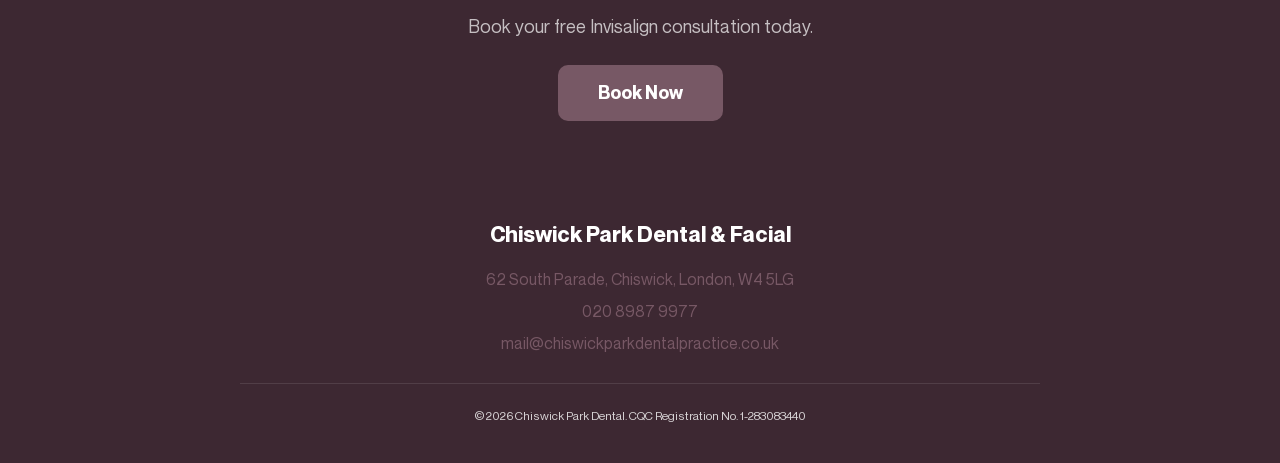
<file: invisalign.html>
<!DOCTYPE html>
<html lang="en">
<head>
    <meta charset="UTF-8">
    <meta name="viewport" content="width=device-width, initial-scale=1.0">
    <title>Invisalign | Chiswick Park Dental & Facial</title>
    <meta name="description" content="Platinum Elite Invisalign Provider in Chiswick. Free consultation. Straighten your teeth discreetly with clear aligners.">
    <link rel="icon" type="image/png" href="favicon.png">
    <link rel="apple-touch-icon" href="apple-touch-icon.png">
    <link rel="stylesheet" href="styles.css">
</head>
<body>

    <header class="nav-wrapper">
        <nav class="nav">
            <a href="/" class="nav-logo">
                <img src="logo.png" alt="Chiswick Park Dental & Facial" class="nav-logo-img">
            </a>
            <ul class="nav-links" id="navLinks">
                <li><a href="/">Home</a></li>
                <li><a href="/about.html">About</a></li>
                <li><a href="/treatments.html" class="active">Treatments</a></li>
                <li><a href="/nhs-info.html">NHS Info</a></li>
                <li><a href="/prices.html">Prices</a></li>
            </ul>
            <div class="nav-ctas">
                <a href="https://cal.com/sean-puente-kfnbtg/free-invisalign-evaluation" class="btn btn-primary" target="_blank">
                    <svg xmlns="http://www.w3.org/2000/svg" fill="none" viewBox="0 0 24 24" stroke-width="2" stroke="currentColor"><path stroke-linecap="round" stroke-linejoin="round" d="M6.75 3v2.25M17.25 3v2.25M3 18.75V7.5a2.25 2.25 0 0 1 2.25-2.25h13.5A2.25 2.25 0 0 1 21 7.5v11.25m-18 0A2.25 2.25 0 0 0 5.25 21h13.5A2.25 2.25 0 0 0 21 18.75m-18 0v-7.5A2.25 2.25 0 0 1 5.25 9h13.5A2.25 2.25 0 0 1 21 11.25v7.5" /></svg>
                    Book Now
                </a>
                <a href="https://maps.google.com/?q=62+South+Parade+Chiswick+W4+5LG" class="btn btn-secondary" target="_blank" rel="noopener">
                    <svg xmlns="http://www.w3.org/2000/svg" fill="none" viewBox="0 0 24 24" stroke-width="2" stroke="currentColor"><path stroke-linecap="round" stroke-linejoin="round" d="M15 10.5a3 3 0 1 1-6 0 3 3 0 0 1 6 0Z" /><path stroke-linecap="round" stroke-linejoin="round" d="M19.5 10.5c0 7.142-7.5 11.25-7.5 11.25S4.5 17.642 4.5 10.5a7.5 7.5 0 0 1 15 0Z" /></svg>
                    Find Us
                </a>
            </div>
            <button class="nav-mobile-toggle" onclick="document.getElementById('navLinks').classList.toggle('open')" aria-label="Menu">
                <svg xmlns="http://www.w3.org/2000/svg" fill="none" viewBox="0 0 24 24" stroke-width="2" stroke="currentColor"><path stroke-linecap="round" stroke-linejoin="round" d="M3.75 6.75h16.5M3.75 12h16.5m-16.5 5.25h16.5" /></svg>
            </button>
        </nav>
    </header>

    <div class="page-header">
        <h1>Invisalign</h1>
        <p>Platinum Elite Provider in Chiswick.</p>
    </div>

    <div class="treatment-detail">
        <p>Invisalign uses a series of custom-made, virtually invisible aligners to gradually straighten your teeth — without the brackets or wires of traditional braces. As a Platinum Elite Invisalign provider, Chiswick Park Dental has the expertise to deliver outstanding results for patients of all ages.</p>

        <p>Treatment typically takes 6 to 18 months depending on complexity. You'll wear each set of aligners for 1 to 2 weeks, removing them only to eat, drink, brush, and floss. Most patients notice visible improvement within the first few weeks.</p>

        <div class="enquiry-box">
            <h3>Free consultation</h3>
            <p>Book a complimentary Invisalign assessment including a digital scan of your teeth.</p>
            <a href="https://cal.com/sean-puente-kfnbtg/free-invisalign-evaluation" class="btn btn-primary btn-lg" target="_blank">Book Free Consultation</a>
        </div>

        <h2>Frequently asked questions</h2>

        <div class="faq-list">
            <div class="faq-item">
                <button class="faq-question" onclick="this.parentElement.classList.toggle('open')">
                    How does Invisalign work?
                    <span class="faq-icon">+</span>
                </button>
                <div class="faq-answer">Each set of aligners is 3D-printed to apply gentle, controlled force to specific teeth. You'll progress through a series of aligners — each one moving your teeth slightly closer to their final position. Your dentist will monitor progress every 6 to 8 weeks.</div>
            </div>
            <div class="faq-item">
                <button class="faq-question" onclick="this.parentElement.classList.toggle('open')">
                    Does Invisalign hurt?
                    <span class="faq-icon">+</span>
                </button>
                <div class="faq-answer">You may feel mild pressure when switching to a new set of aligners — this is the treatment working. Most patients find it far more comfortable than traditional braces. Any discomfort typically passes within a day or two.</div>
            </div>
            <div class="faq-item">
                <button class="faq-question" onclick="this.parentElement.classList.toggle('open')">
                    How long does treatment take?
                    <span class="faq-icon">+</span>
                </button>
                <div class="faq-answer">Invisalign Lite (minor cases) typically takes 6 to 9 months. Comprehensive cases take 12 to 18 months. Your dentist will give you an accurate timeline at your free consultation after scanning your teeth.</div>
            </div>
            <div class="faq-item">
                <button class="faq-question" onclick="this.parentElement.classList.toggle('open')">
                    How much does Invisalign cost?
                    <span class="faq-icon">+</span>
                </button>
                <div class="faq-answer">Invisalign Lite starts from &pound;2,500 and Comprehensive from &pound;4,000. We offer 0% interest-free finance to spread the cost. Your exact price is confirmed at your free consultation.</div>
            </div>
            <div class="faq-item">
                <button class="faq-question" onclick="this.parentElement.classList.toggle('open')">
                    Can I eat and drink normally?
                    <span class="faq-icon">+</span>
                </button>
                <div class="faq-answer">Yes — you remove your aligners to eat and drink. There are no food restrictions unlike traditional braces. Just brush before putting them back in.</div>
            </div>
            <div class="faq-item">
                <button class="faq-question" onclick="this.parentElement.classList.toggle('open')">
                    What is a Platinum Elite Provider?
                    <span class="faq-icon">+</span>
                </button>
                <div class="faq-answer">Invisalign awards Platinum Elite status to practices that treat a high volume of patients each year. It means our team has extensive experience with Invisalign and access to the latest techniques and materials.</div>
            </div>
        </div>
    </div>

    <div class="cta-banner">
        <h2>Ready to begin?</h2>
        <p>Book your free Invisalign consultation today.</p>
        <a href="https://cal.com/sean-puente-kfnbtg/free-invisalign-evaluation" class="btn btn-primary btn-lg" target="_blank">Book Now</a>
    </div>

    <footer class="footer">
        <div class="footer-content">
            <div class="footer-logo">Chiswick Park Dental & Facial</div>
            <div class="footer-info">
                <a href="https://maps.google.com/?q=62+South+Parade+Chiswick+W4+5LG" target="_blank" rel="noopener">62 South Parade, Chiswick, London, W4 5LG</a><br>
                <a href="tel:02089879977">020 8987 9977</a><br>
                <a href="mailto:mail@chiswickparkdentalpractice.co.uk">mail@chiswickparkdentalpractice.co.uk</a>
            </div>
            <div class="footer-bottom">&copy; 2026 Chiswick Park Dental. CQC Registration No. 1-283083440</div>
        </div>
    </footer>

    <a href="https://wa.me/442089879977" class="whatsapp-float" target="_blank" rel="noopener" aria-label="WhatsApp">
        <svg viewBox="0 0 24 24" xmlns="http://www.w3.org/2000/svg"><path d="M17.472 14.382c-.297-.149-1.758-.867-2.03-.967-.273-.099-.471-.148-.67.15-.197.297-.767.966-.94 1.164-.173.199-.347.223-.644.075-.297-.15-1.255-.463-2.39-1.475-.883-.788-1.48-1.761-1.653-2.059-.173-.297-.018-.458.13-.606.134-.133.298-.347.446-.52.149-.174.198-.298.298-.497.099-.198.05-.371-.025-.52-.075-.149-.669-1.612-.916-2.207-.242-.579-.487-.5-.669-.51-.173-.008-.371-.01-.57-.01-.198 0-.52.074-.792.372-.272.297-1.04 1.016-1.04 2.479 0 1.462 1.065 2.875 1.213 3.074.149.198 2.096 3.2 5.077 4.487.709.306 1.262.489 1.694.625.712.227 1.36.195 1.871.118.571-.085 1.758-.719 2.006-1.413.248-.694.248-1.289.173-1.413-.074-.124-.272-.198-.57-.347m-5.421 7.403h-.004a9.87 9.87 0 01-5.031-1.378l-.361-.214-3.741.982.998-3.648-.235-.374a9.86 9.86 0 01-1.51-5.26c.001-5.45 4.436-9.884 9.888-9.884 2.64 0 5.122 1.03 6.988 2.898a9.825 9.825 0 012.893 6.994c-.003 5.45-4.437 9.884-9.885 9.884m8.413-18.297A11.815 11.815 0 0012.05 0C5.495 0 .16 5.335.157 11.892c0 2.096.547 4.142 1.588 5.945L.057 24l6.305-1.654a11.882 11.882 0 005.683 1.448h.005c6.554 0 11.89-5.335 11.893-11.893a11.821 11.821 0 00-3.48-8.413Z"/></svg>
    </a>

    <div class="mobile-sticky">
        <a href="https://cal.com/sean-puente-kfnbtg/free-invisalign-evaluation" class="btn btn-primary" target="_blank">Book Now</a>
    </div>

</body>
</html>
</file>
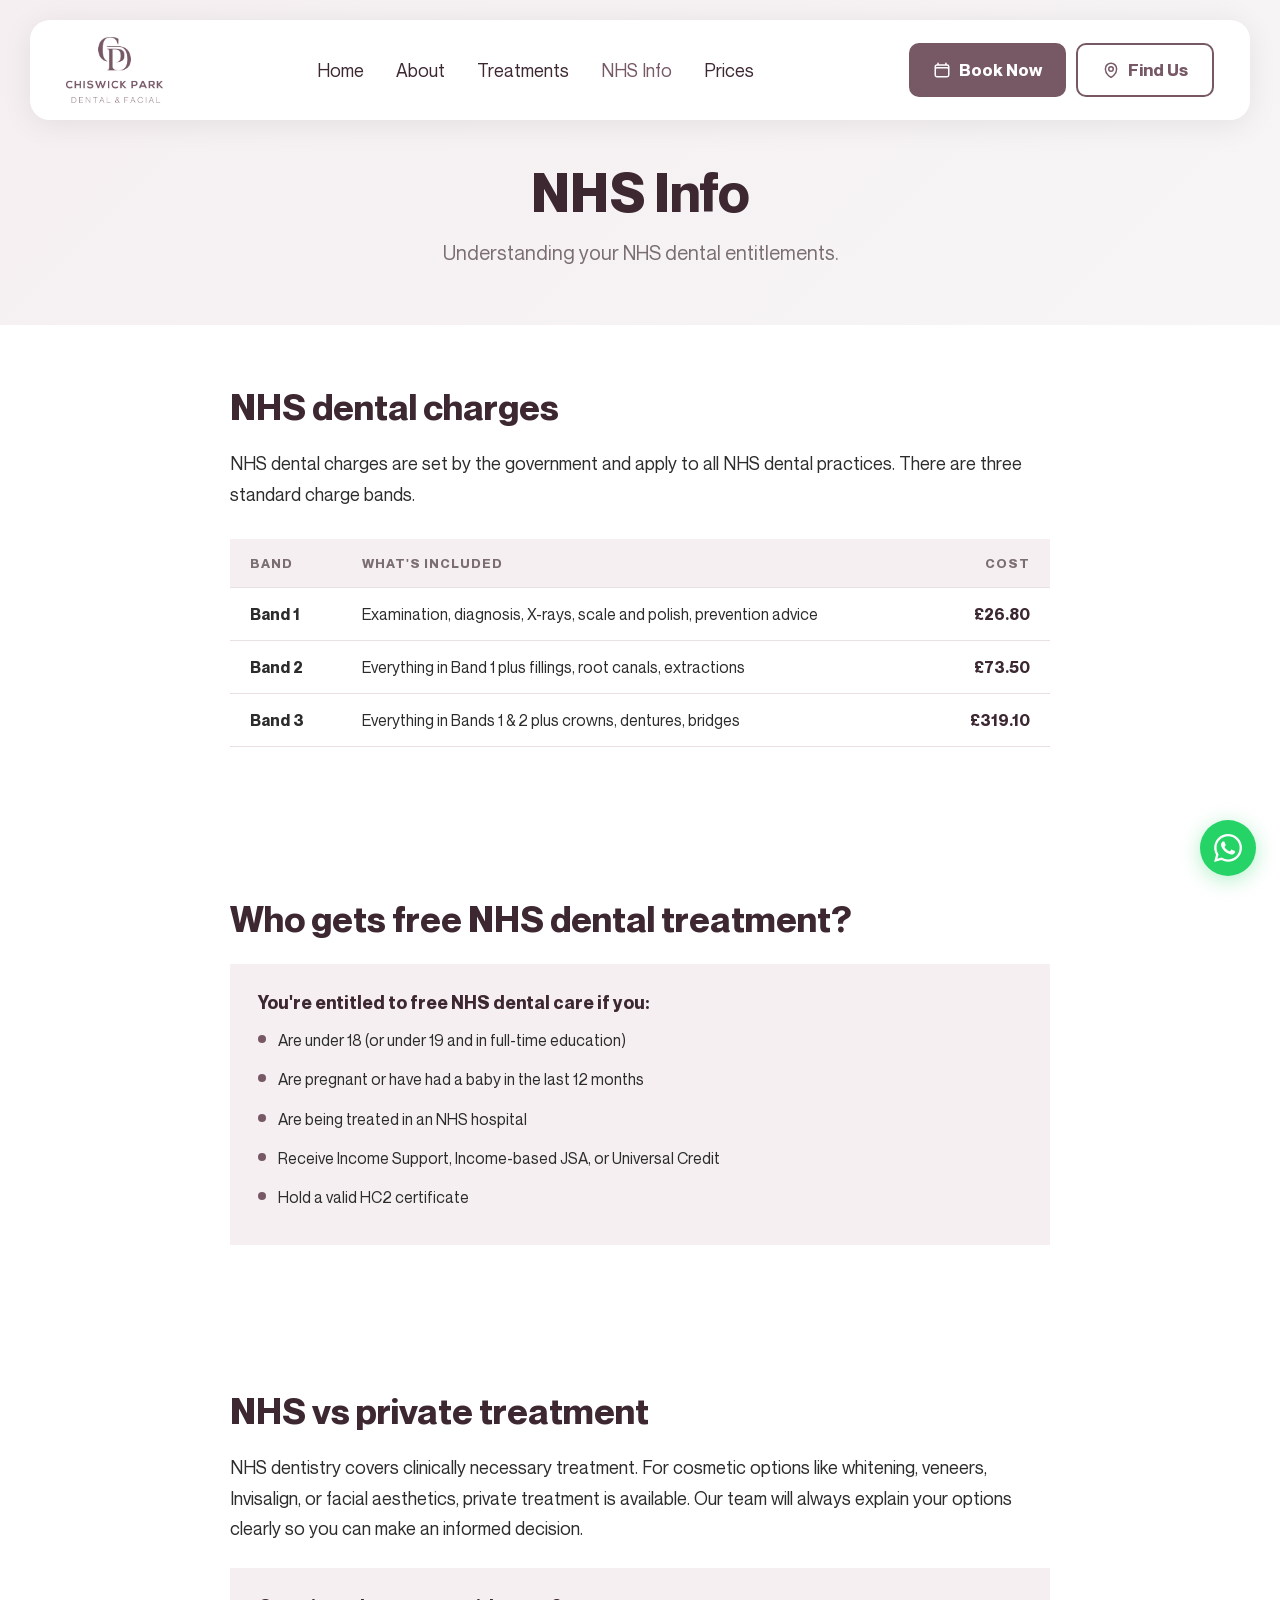
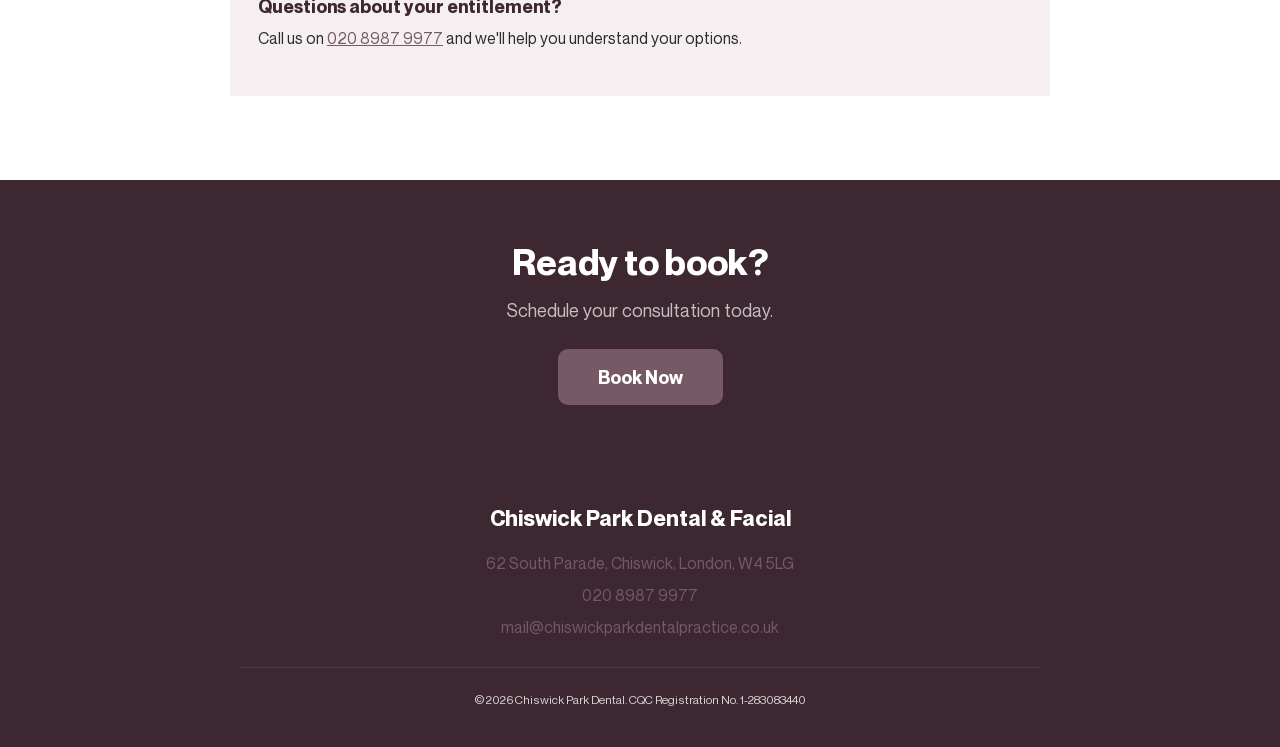
<file: nhs-info.html>
<!DOCTYPE html>
<html lang="en">
<head>
    <meta charset="UTF-8">
    <meta name="viewport" content="width=device-width, initial-scale=1.0">
    <title>NHS Info | Chiswick Park Dental & Facial</title>
    <meta name="description" content="NHS dental treatment information, charges, and exemptions at Chiswick Park Dental in Chiswick, West London.">
    <link rel="icon" type="image/png" href="favicon.png">
    <link rel="apple-touch-icon" href="apple-touch-icon.png">
    <link rel="stylesheet" href="styles.css">
</head>
<body>

    <header class="nav-wrapper">
        <nav class="nav">
            <a href="/" class="nav-logo">
                <img src="logo.png" alt="Chiswick Park Dental & Facial" class="nav-logo-img">
            </a>
            <ul class="nav-links" id="navLinks">
                <li><a href="/">Home</a></li>
                <li><a href="/about.html">About</a></li>
                <li><a href="/treatments.html">Treatments</a></li>
                <li><a href="/nhs-info.html" class="active">NHS Info</a></li>
                <li><a href="/prices.html">Prices</a></li>
            </ul>
            <div class="nav-ctas">
                <a href="https://cal.com/sean-puente-kfnbtg/free-invisalign-evaluation" class="btn btn-primary" target="_blank">
                    <svg xmlns="http://www.w3.org/2000/svg" fill="none" viewBox="0 0 24 24" stroke-width="2" stroke="currentColor"><path stroke-linecap="round" stroke-linejoin="round" d="M6.75 3v2.25M17.25 3v2.25M3 18.75V7.5a2.25 2.25 0 0 1 2.25-2.25h13.5A2.25 2.25 0 0 1 21 7.5v11.25m-18 0A2.25 2.25 0 0 0 5.25 21h13.5A2.25 2.25 0 0 0 21 18.75m-18 0v-7.5A2.25 2.25 0 0 1 5.25 9h13.5A2.25 2.25 0 0 1 21 11.25v7.5" /></svg>
                    Book Now
                </a>
                <a href="https://maps.google.com/?q=62+South+Parade+Chiswick+W4+5LG" class="btn btn-outline" target="_blank" rel="noopener">
                    <svg xmlns="http://www.w3.org/2000/svg" fill="none" viewBox="0 0 24 24" stroke-width="2" stroke="currentColor"><path stroke-linecap="round" stroke-linejoin="round" d="M15 10.5a3 3 0 1 1-6 0 3 3 0 0 1 6 0Z" /><path stroke-linecap="round" stroke-linejoin="round" d="M19.5 10.5c0 7.142-7.5 11.25-7.5 11.25S4.5 17.642 4.5 10.5a7.5 7.5 0 0 1 15 0Z" /></svg>
                    Find Us
                </a>
            </div>
            <button class="nav-mobile-toggle" onclick="document.getElementById('navLinks').classList.toggle('open')" aria-label="Menu">
                <svg xmlns="http://www.w3.org/2000/svg" fill="none" viewBox="0 0 24 24" stroke-width="2" stroke="currentColor"><path stroke-linecap="round" stroke-linejoin="round" d="M3.75 6.75h16.5M3.75 12h16.5m-16.5 5.25h16.5" /></svg>
            </button>
        </nav>
    </header>

    <div class="page-header">
        <h1>NHS Info</h1>
        <p>Understanding your NHS dental entitlements.</p>
    </div>

    <div class="section">
        <h2>NHS dental charges</h2>
        <p>NHS dental charges are set by the government and apply to all NHS dental practices. There are three standard charge bands.</p>

        <table class="price-table">
            <thead>
                <tr>
                    <th>Band</th>
                    <th>What's included</th>
                    <th>Cost</th>
                </tr>
            </thead>
            <tbody>
                <tr>
                    <td><strong>Band 1</strong></td>
                    <td>Examination, diagnosis, X-rays, scale and polish, prevention advice</td>
                    <td>&pound;26.80</td>
                </tr>
                <tr>
                    <td><strong>Band 2</strong></td>
                    <td>Everything in Band 1 plus fillings, root canals, extractions</td>
                    <td>&pound;73.50</td>
                </tr>
                <tr>
                    <td><strong>Band 3</strong></td>
                    <td>Everything in Bands 1 &amp; 2 plus crowns, dentures, bridges</td>
                    <td>&pound;319.10</td>
                </tr>
            </tbody>
        </table>
    </div>

    <div class="section">
        <h2>Who gets free NHS dental treatment?</h2>
        <div class="info-box">
            <h3>You're entitled to free NHS dental care if you:</h3>
            <ul>
                <li>Are under 18 (or under 19 and in full-time education)</li>
                <li>Are pregnant or have had a baby in the last 12 months</li>
                <li>Are being treated in an NHS hospital</li>
                <li>Receive Income Support, Income-based JSA, or Universal Credit</li>
                <li>Hold a valid HC2 certificate</li>
            </ul>
        </div>
    </div>

    <div class="section">
        <h2>NHS vs private treatment</h2>
        <p>NHS dentistry covers clinically necessary treatment. For cosmetic options like whitening, veneers, Invisalign, or facial aesthetics, private treatment is available. Our team will always explain your options clearly so you can make an informed decision.</p>

        <div class="info-box">
            <h3>Questions about your entitlement?</h3>
            <p>Call us on <a href="tel:02089879977" style="color:var(--brand-accent)">020 8987 9977</a> and we'll help you understand your options.</p>
        </div>
    </div>

    <div class="cta-banner">
        <h2>Ready to book?</h2>
        <p>Schedule your consultation today.</p>
        <a href="https://cal.com/sean-puente-kfnbtg/free-invisalign-evaluation" class="btn btn-primary btn-lg" target="_blank">Book Now</a>
    </div>

    <footer class="footer">
        <div class="footer-content">
            <div class="footer-logo">Chiswick Park Dental & Facial</div>
            <div class="footer-info">
                <a href="https://maps.google.com/?q=62+South+Parade+Chiswick+W4+5LG" target="_blank" rel="noopener">62 South Parade, Chiswick, London, W4 5LG</a><br>
                <a href="tel:02089879977">020 8987 9977</a><br>
                <a href="mailto:mail@chiswickparkdentalpractice.co.uk">mail@chiswickparkdentalpractice.co.uk</a>
            </div>
            <div class="footer-bottom">&copy; 2026 Chiswick Park Dental. CQC Registration No. 1-283083440</div>
        </div>
    </footer>

    <a href="https://wa.me/442089879977" class="whatsapp-float" target="_blank" rel="noopener" aria-label="WhatsApp">
        <svg viewBox="0 0 24 24" xmlns="http://www.w3.org/2000/svg"><path d="M17.472 14.382c-.297-.149-1.758-.867-2.03-.967-.273-.099-.471-.148-.67.15-.197.297-.767.966-.94 1.164-.173.199-.347.223-.644.075-.297-.15-1.255-.463-2.39-1.475-.883-.788-1.48-1.761-1.653-2.059-.173-.297-.018-.458.13-.606.134-.133.298-.347.446-.52.149-.174.198-.298.298-.497.099-.198.05-.371-.025-.52-.075-.149-.669-1.612-.916-2.207-.242-.579-.487-.5-.669-.51-.173-.008-.371-.01-.57-.01-.198 0-.52.074-.792.372-.272.297-1.04 1.016-1.04 2.479 0 1.462 1.065 2.875 1.213 3.074.149.198 2.096 3.2 5.077 4.487.709.306 1.262.489 1.694.625.712.227 1.36.195 1.871.118.571-.085 1.758-.719 2.006-1.413.248-.694.248-1.289.173-1.413-.074-.124-.272-.198-.57-.347m-5.421 7.403h-.004a9.87 9.87 0 01-5.031-1.378l-.361-.214-3.741.982.998-3.648-.235-.374a9.86 9.86 0 01-1.51-5.26c.001-5.45 4.436-9.884 9.888-9.884 2.64 0 5.122 1.03 6.988 2.898a9.825 9.825 0 012.893 6.994c-.003 5.45-4.437 9.884-9.885 9.884m8.413-18.297A11.815 11.815 0 0012.05 0C5.495 0 .16 5.335.157 11.892c0 2.096.547 4.142 1.588 5.945L.057 24l6.305-1.654a11.882 11.882 0 005.683 1.448h.005c6.554 0 11.89-5.335 11.893-11.893a11.821 11.821 0 00-3.48-8.413Z"/></svg>
    </a>

    <div class="mobile-sticky">
        <a href="https://cal.com/sean-puente-kfnbtg/free-invisalign-evaluation" class="btn btn-primary" target="_blank">Book Now</a>
    </div>

</body>
</html>
</file>
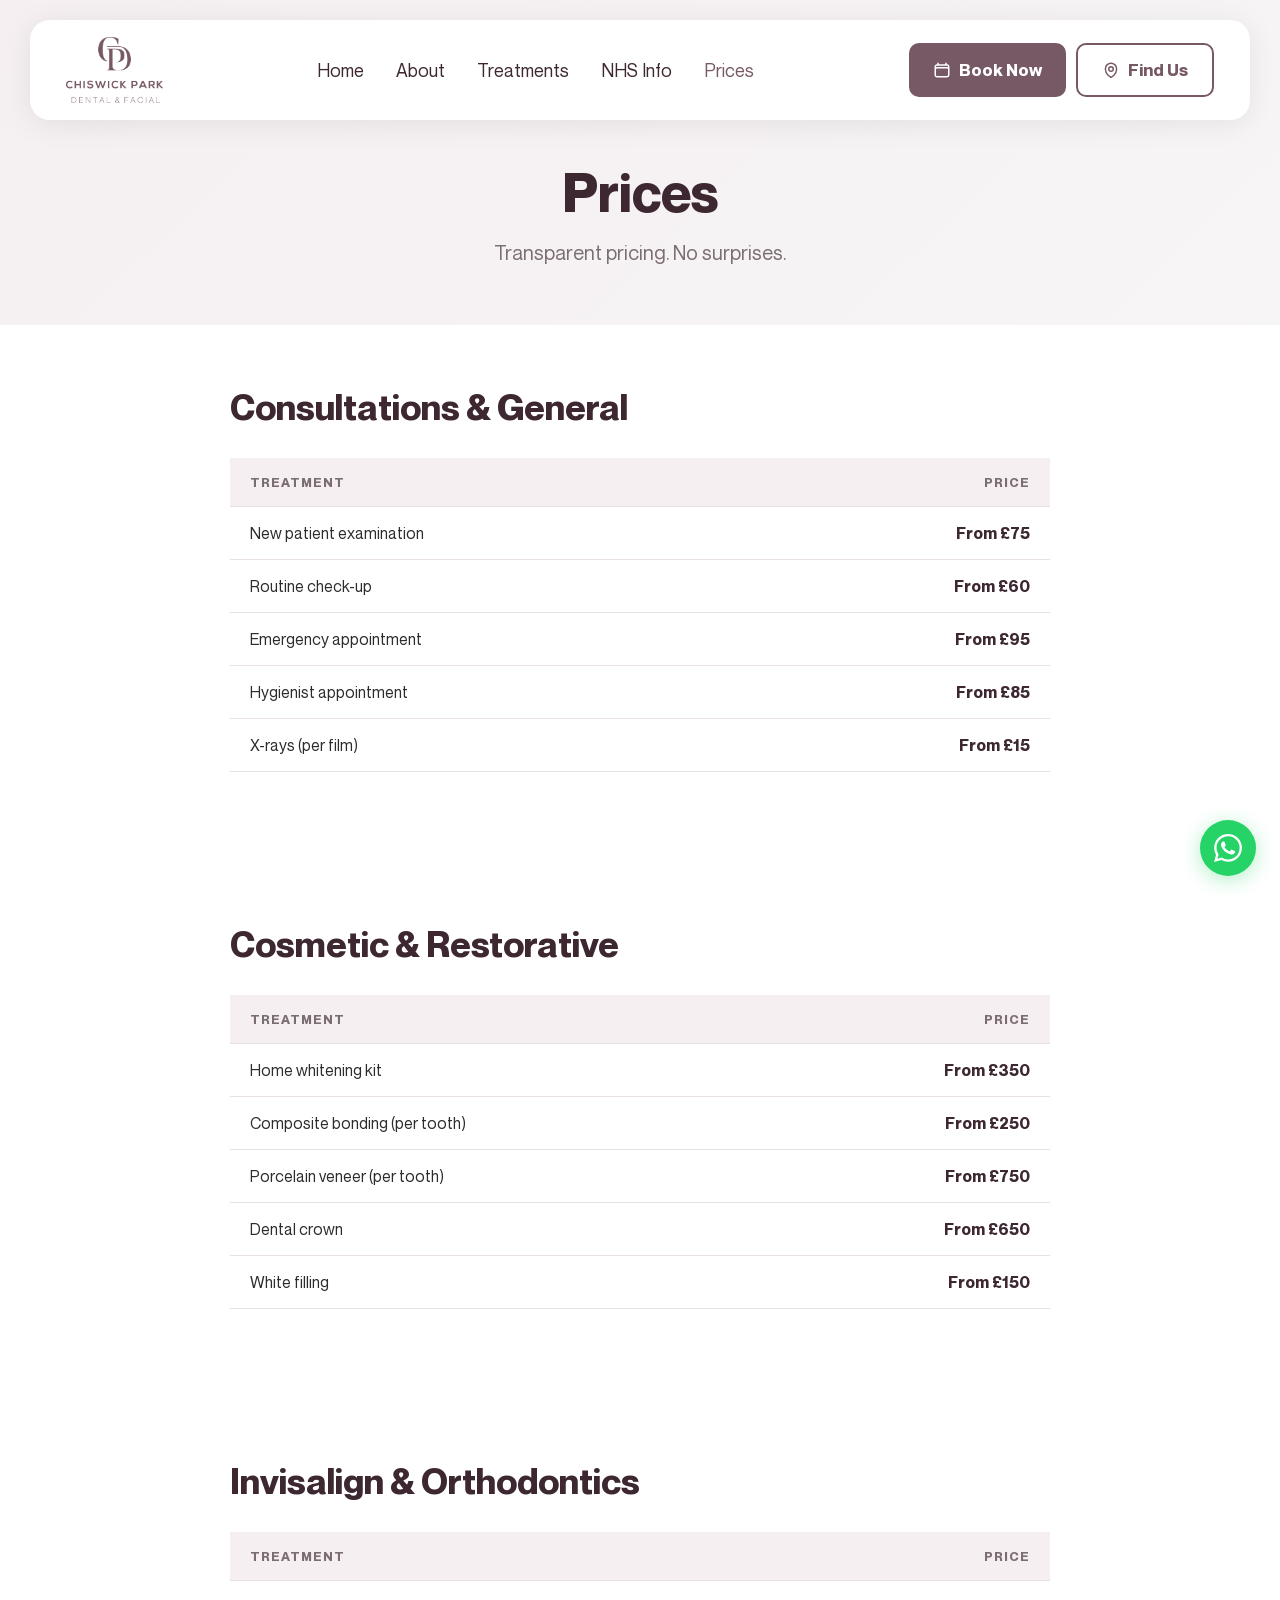
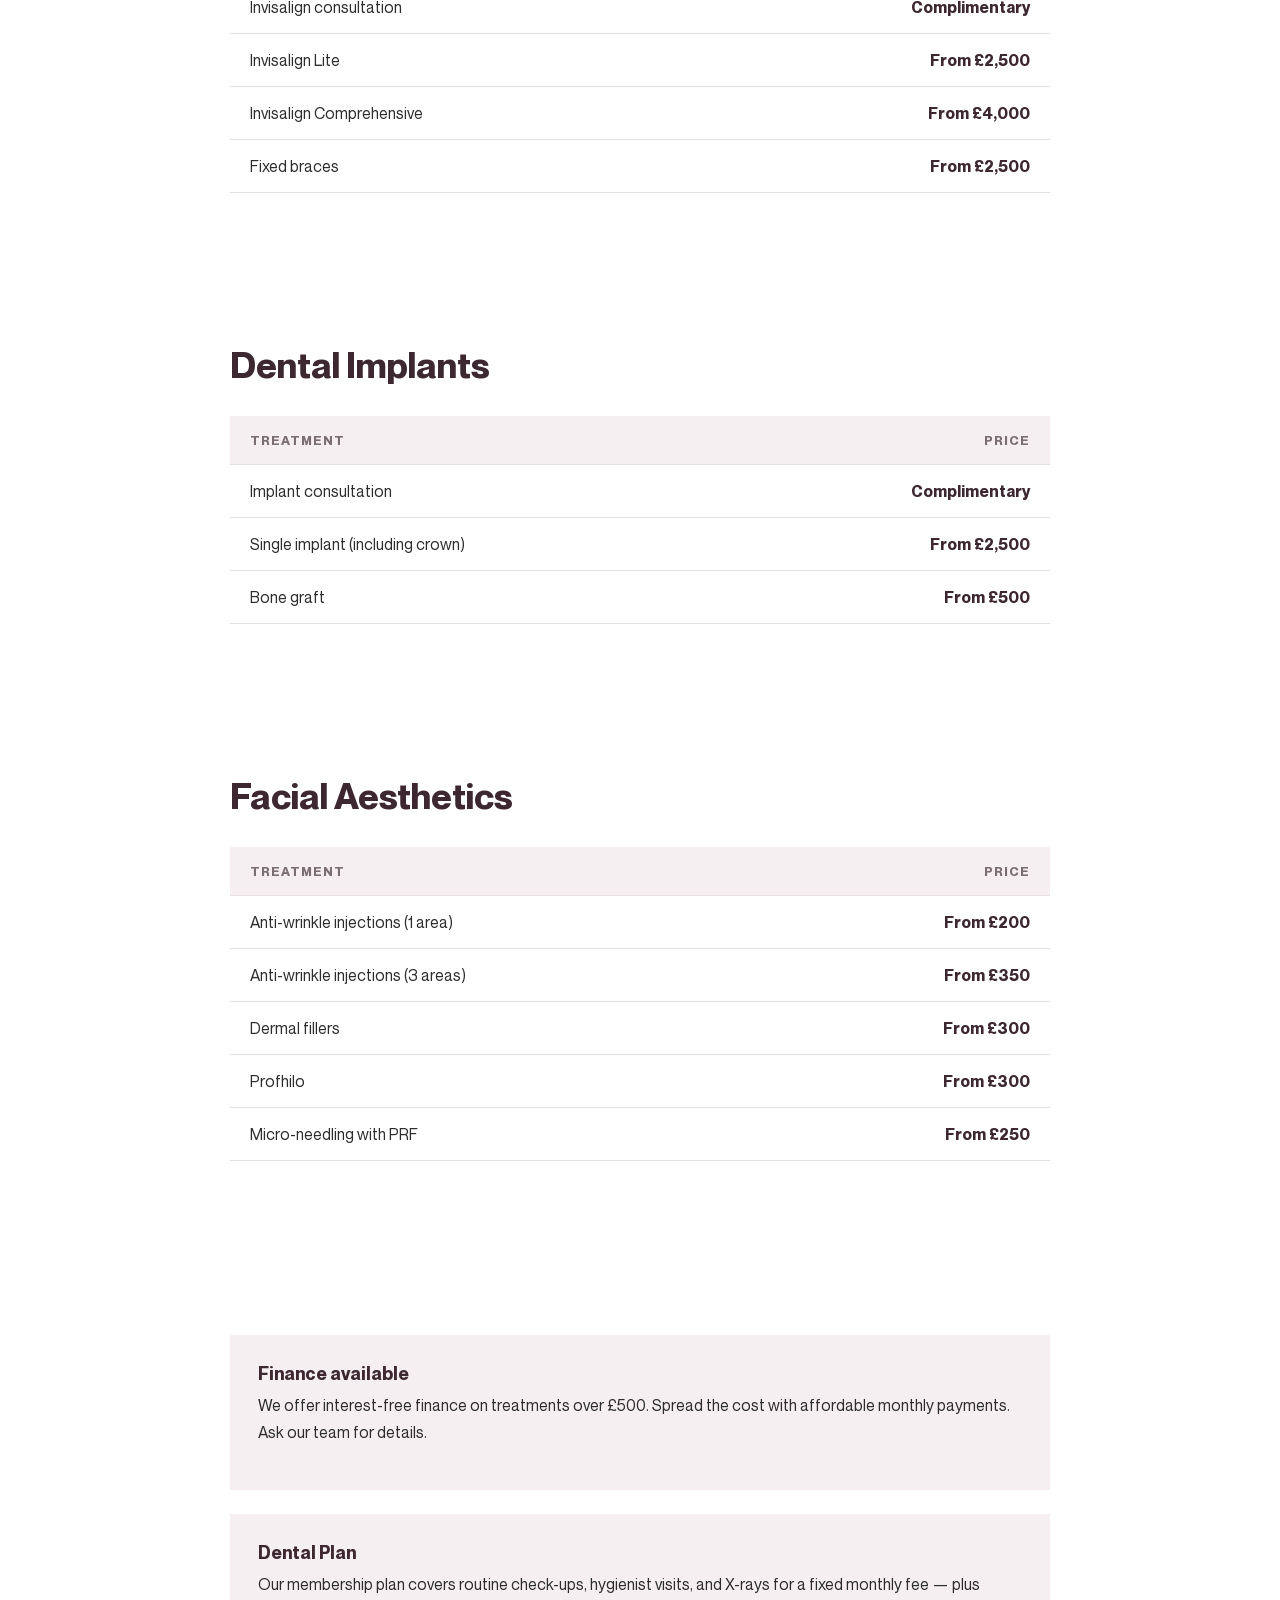
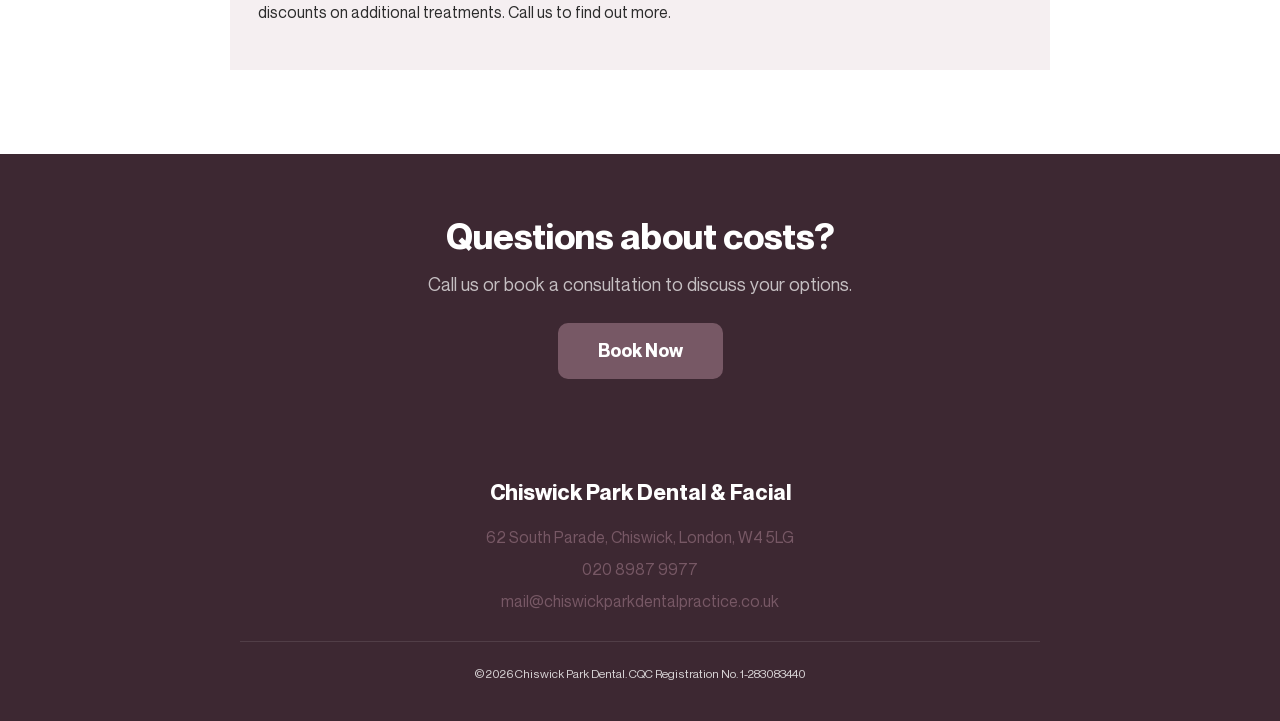
<file: prices.html>
<!DOCTYPE html>
<html lang="en">
<head>
    <meta charset="UTF-8">
    <meta name="viewport" content="width=device-width, initial-scale=1.0">
    <title>Prices | Chiswick Park Dental & Facial</title>
    <meta name="description" content="Clear, transparent pricing for all dental and facial aesthetic treatments at Chiswick Park Dental.">
    <link rel="icon" type="image/png" href="favicon.png">
    <link rel="apple-touch-icon" href="apple-touch-icon.png">
    <link rel="stylesheet" href="styles.css">
</head>
<body>

    <header class="nav-wrapper">
        <nav class="nav">
            <a href="/" class="nav-logo">
                <img src="logo.png" alt="Chiswick Park Dental & Facial" class="nav-logo-img">
            </a>
            <ul class="nav-links" id="navLinks">
                <li><a href="/">Home</a></li>
                <li><a href="/about.html">About</a></li>
                <li><a href="/treatments.html">Treatments</a></li>
                <li><a href="/nhs-info.html">NHS Info</a></li>
                <li><a href="/prices.html" class="active">Prices</a></li>
            </ul>
            <div class="nav-ctas">
                <a href="https://cal.com/sean-puente-kfnbtg/free-invisalign-evaluation" class="btn btn-primary" target="_blank">
                    <svg xmlns="http://www.w3.org/2000/svg" fill="none" viewBox="0 0 24 24" stroke-width="2" stroke="currentColor"><path stroke-linecap="round" stroke-linejoin="round" d="M6.75 3v2.25M17.25 3v2.25M3 18.75V7.5a2.25 2.25 0 0 1 2.25-2.25h13.5A2.25 2.25 0 0 1 21 7.5v11.25m-18 0A2.25 2.25 0 0 0 5.25 21h13.5A2.25 2.25 0 0 0 21 18.75m-18 0v-7.5A2.25 2.25 0 0 1 5.25 9h13.5A2.25 2.25 0 0 1 21 11.25v7.5" /></svg>
                    Book Now
                </a>
                <a href="https://maps.google.com/?q=62+South+Parade+Chiswick+W4+5LG" class="btn btn-outline" target="_blank" rel="noopener">
                    <svg xmlns="http://www.w3.org/2000/svg" fill="none" viewBox="0 0 24 24" stroke-width="2" stroke="currentColor"><path stroke-linecap="round" stroke-linejoin="round" d="M15 10.5a3 3 0 1 1-6 0 3 3 0 0 1 6 0Z" /><path stroke-linecap="round" stroke-linejoin="round" d="M19.5 10.5c0 7.142-7.5 11.25-7.5 11.25S4.5 17.642 4.5 10.5a7.5 7.5 0 0 1 15 0Z" /></svg>
                    Find Us
                </a>
            </div>
            <button class="nav-mobile-toggle" onclick="document.getElementById('navLinks').classList.toggle('open')" aria-label="Menu">
                <svg xmlns="http://www.w3.org/2000/svg" fill="none" viewBox="0 0 24 24" stroke-width="2" stroke="currentColor"><path stroke-linecap="round" stroke-linejoin="round" d="M3.75 6.75h16.5M3.75 12h16.5m-16.5 5.25h16.5" /></svg>
            </button>
        </nav>
    </header>

    <div class="page-header">
        <h1>Prices</h1>
        <p>Transparent pricing. No surprises.</p>
    </div>

    <div class="section">
        <h2>Consultations & General</h2>
        <table class="price-table">
            <thead>
                <tr><th>Treatment</th><th>Price</th></tr>
            </thead>
            <tbody>
                <tr><td>New patient examination</td><td>From &pound;75</td></tr>
                <tr><td>Routine check-up</td><td>From &pound;60</td></tr>
                <tr><td>Emergency appointment</td><td>From &pound;95</td></tr>
                <tr><td>Hygienist appointment</td><td>From &pound;85</td></tr>
                <tr><td>X-rays (per film)</td><td>From &pound;15</td></tr>
            </tbody>
        </table>
    </div>

    <div class="section">
        <h2>Cosmetic & Restorative</h2>
        <table class="price-table">
            <thead>
                <tr><th>Treatment</th><th>Price</th></tr>
            </thead>
            <tbody>
                <tr><td>Home whitening kit</td><td>From &pound;350</td></tr>
                <tr><td>Composite bonding (per tooth)</td><td>From &pound;250</td></tr>
                <tr><td>Porcelain veneer (per tooth)</td><td>From &pound;750</td></tr>
                <tr><td>Dental crown</td><td>From &pound;650</td></tr>
                <tr><td>White filling</td><td>From &pound;150</td></tr>
            </tbody>
        </table>
    </div>

    <div class="section">
        <h2>Invisalign & Orthodontics</h2>
        <table class="price-table">
            <thead>
                <tr><th>Treatment</th><th>Price</th></tr>
            </thead>
            <tbody>
                <tr><td>Invisalign consultation</td><td>Complimentary</td></tr>
                <tr><td>Invisalign Lite</td><td>From &pound;2,500</td></tr>
                <tr><td>Invisalign Comprehensive</td><td>From &pound;4,000</td></tr>
                <tr><td>Fixed braces</td><td>From &pound;2,500</td></tr>
            </tbody>
        </table>
    </div>

    <div class="section">
        <h2>Dental Implants</h2>
        <table class="price-table">
            <thead>
                <tr><th>Treatment</th><th>Price</th></tr>
            </thead>
            <tbody>
                <tr><td>Implant consultation</td><td>Complimentary</td></tr>
                <tr><td>Single implant (including crown)</td><td>From &pound;2,500</td></tr>
                <tr><td>Bone graft</td><td>From &pound;500</td></tr>
            </tbody>
        </table>
    </div>

    <div class="section">
        <h2>Facial Aesthetics</h2>
        <table class="price-table">
            <thead>
                <tr><th>Treatment</th><th>Price</th></tr>
            </thead>
            <tbody>
                <tr><td>Anti-wrinkle injections (1 area)</td><td>From &pound;200</td></tr>
                <tr><td>Anti-wrinkle injections (3 areas)</td><td>From &pound;350</td></tr>
                <tr><td>Dermal fillers</td><td>From &pound;300</td></tr>
                <tr><td>Profhilo</td><td>From &pound;300</td></tr>
                <tr><td>Micro-needling with PRF</td><td>From &pound;250</td></tr>
            </tbody>
        </table>
    </div>

    <div class="section">
        <div class="info-box">
            <h3>Finance available</h3>
            <p>We offer interest-free finance on treatments over &pound;500. Spread the cost with affordable monthly payments. Ask our team for details.</p>
        </div>
        <div class="info-box">
            <h3>Dental Plan</h3>
            <p>Our membership plan covers routine check-ups, hygienist visits, and X-rays for a fixed monthly fee — plus discounts on additional treatments. Call us to find out more.</p>
        </div>
    </div>

    <div class="cta-banner">
        <h2>Questions about costs?</h2>
        <p>Call us or book a consultation to discuss your options.</p>
        <a href="https://cal.com/sean-puente-kfnbtg/free-invisalign-evaluation" class="btn btn-primary btn-lg" target="_blank">Book Now</a>
    </div>

    <footer class="footer">
        <div class="footer-content">
            <div class="footer-logo">Chiswick Park Dental & Facial</div>
            <div class="footer-info">
                <a href="https://maps.google.com/?q=62+South+Parade+Chiswick+W4+5LG" target="_blank" rel="noopener">62 South Parade, Chiswick, London, W4 5LG</a><br>
                <a href="tel:02089879977">020 8987 9977</a><br>
                <a href="mailto:mail@chiswickparkdentalpractice.co.uk">mail@chiswickparkdentalpractice.co.uk</a>
            </div>
            <div class="footer-bottom">&copy; 2026 Chiswick Park Dental. CQC Registration No. 1-283083440</div>
        </div>
    </footer>

    <a href="https://wa.me/442089879977" class="whatsapp-float" target="_blank" rel="noopener" aria-label="WhatsApp">
        <svg viewBox="0 0 24 24" xmlns="http://www.w3.org/2000/svg"><path d="M17.472 14.382c-.297-.149-1.758-.867-2.03-.967-.273-.099-.471-.148-.67.15-.197.297-.767.966-.94 1.164-.173.199-.347.223-.644.075-.297-.15-1.255-.463-2.39-1.475-.883-.788-1.48-1.761-1.653-2.059-.173-.297-.018-.458.13-.606.134-.133.298-.347.446-.52.149-.174.198-.298.298-.497.099-.198.05-.371-.025-.52-.075-.149-.669-1.612-.916-2.207-.242-.579-.487-.5-.669-.51-.173-.008-.371-.01-.57-.01-.198 0-.52.074-.792.372-.272.297-1.04 1.016-1.04 2.479 0 1.462 1.065 2.875 1.213 3.074.149.198 2.096 3.2 5.077 4.487.709.306 1.262.489 1.694.625.712.227 1.36.195 1.871.118.571-.085 1.758-.719 2.006-1.413.248-.694.248-1.289.173-1.413-.074-.124-.272-.198-.57-.347m-5.421 7.403h-.004a9.87 9.87 0 01-5.031-1.378l-.361-.214-3.741.982.998-3.648-.235-.374a9.86 9.86 0 01-1.51-5.26c.001-5.45 4.436-9.884 9.888-9.884 2.64 0 5.122 1.03 6.988 2.898a9.825 9.825 0 012.893 6.994c-.003 5.45-4.437 9.884-9.885 9.884m8.413-18.297A11.815 11.815 0 0012.05 0C5.495 0 .16 5.335.157 11.892c0 2.096.547 4.142 1.588 5.945L.057 24l6.305-1.654a11.882 11.882 0 005.683 1.448h.005c6.554 0 11.89-5.335 11.893-11.893a11.821 11.821 0 00-3.48-8.413Z"/></svg>
    </a>

    <div class="mobile-sticky">
        <a href="https://cal.com/sean-puente-kfnbtg/free-invisalign-evaluation" class="btn btn-primary" target="_blank">Book Now</a>
    </div>

</body>
</html>
</file>
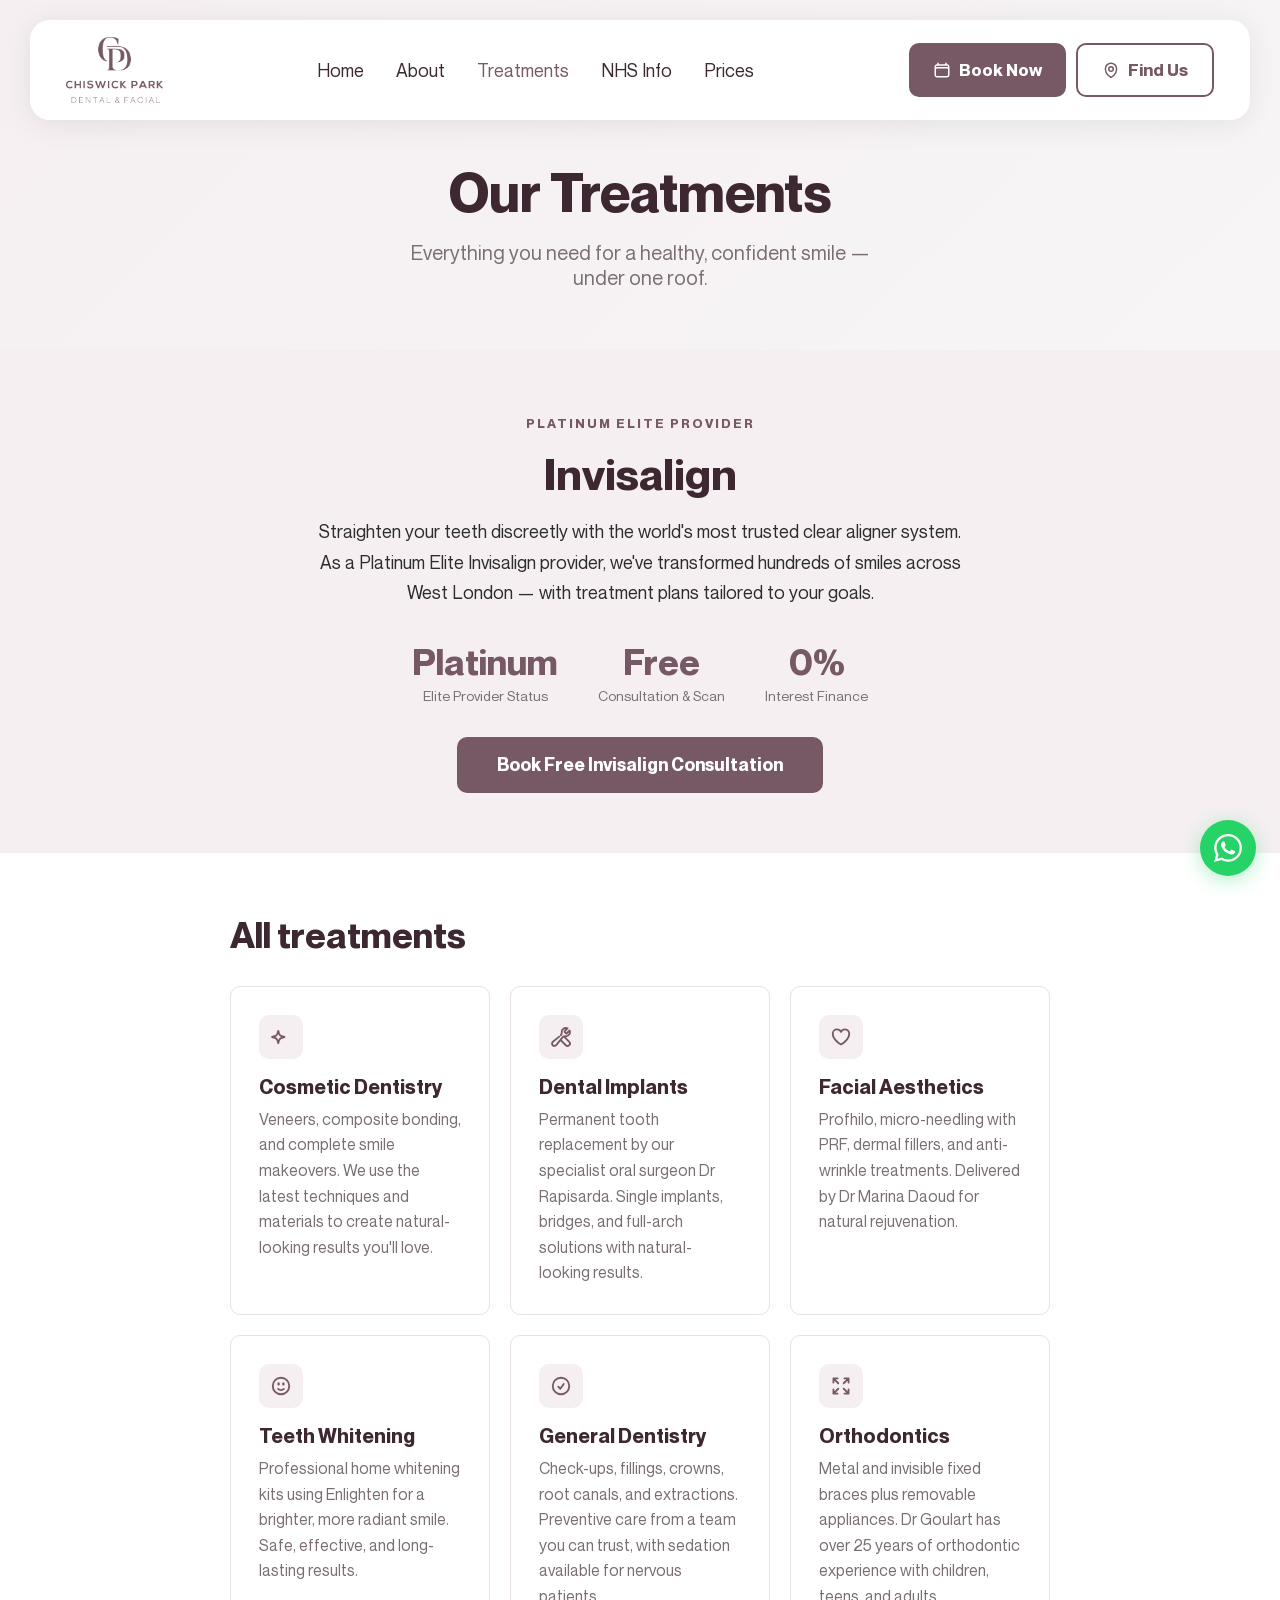
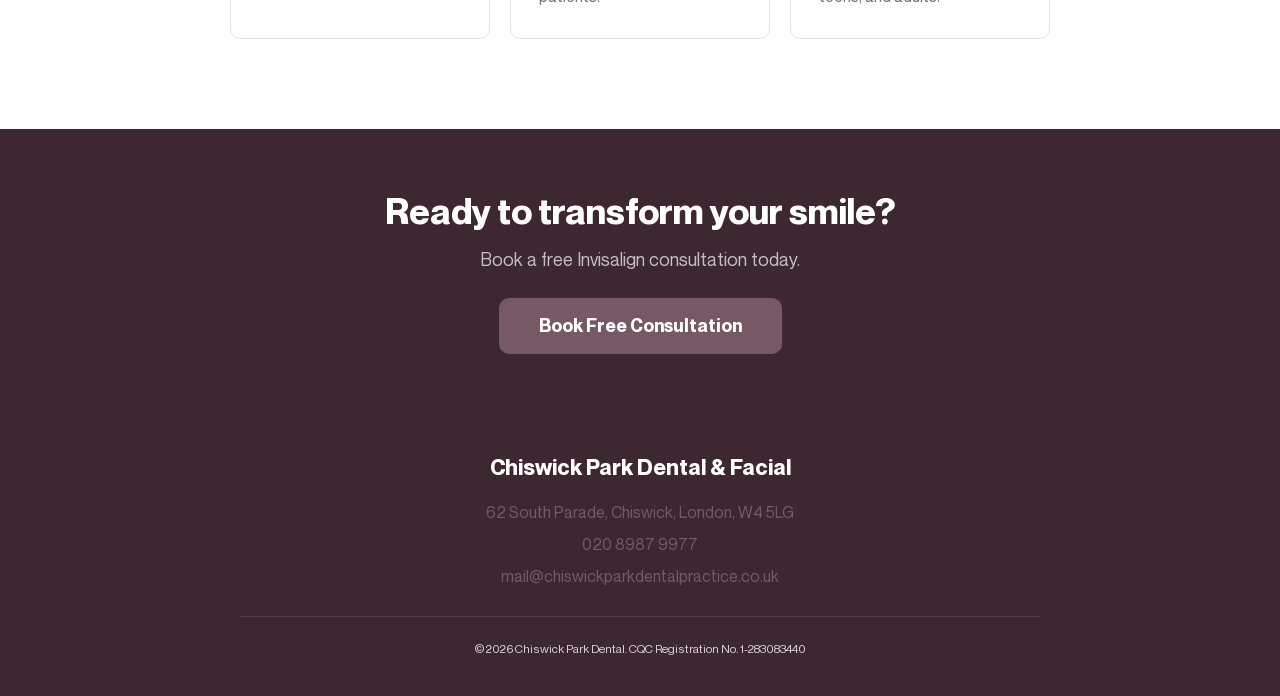
<file: treatments.html>
<!DOCTYPE html>
<html lang="en">
<head>
    <meta charset="UTF-8">
    <meta name="viewport" content="width=device-width, initial-scale=1.0">
    <title>Treatments | Chiswick Park Dental & Facial</title>
    <meta name="description" content="General dentistry, cosmetic treatments, Invisalign, dental implants, and facial aesthetics at Chiswick Park Dental.">
    <link rel="icon" type="image/png" href="favicon.png">
    <link rel="apple-touch-icon" href="apple-touch-icon.png">
    <link rel="stylesheet" href="styles.css">
</head>
<body>

    <header class="nav-wrapper">
        <nav class="nav">
            <a href="/" class="nav-logo">
                <img src="logo.png" alt="Chiswick Park Dental & Facial" class="nav-logo-img">
            </a>
            <ul class="nav-links" id="navLinks">
                <li><a href="/">Home</a></li>
                <li><a href="/about.html">About</a></li>
                <li><a href="/treatments.html" class="active">Treatments</a></li>
                <li><a href="/nhs-info.html">NHS Info</a></li>
                <li><a href="/prices.html">Prices</a></li>
            </ul>
            <div class="nav-ctas">
                <a href="https://cal.com/sean-puente-kfnbtg/free-invisalign-evaluation" class="btn btn-primary" target="_blank">
                    <svg xmlns="http://www.w3.org/2000/svg" fill="none" viewBox="0 0 24 24" stroke-width="2" stroke="currentColor"><path stroke-linecap="round" stroke-linejoin="round" d="M6.75 3v2.25M17.25 3v2.25M3 18.75V7.5a2.25 2.25 0 0 1 2.25-2.25h13.5A2.25 2.25 0 0 1 21 7.5v11.25m-18 0A2.25 2.25 0 0 0 5.25 21h13.5A2.25 2.25 0 0 0 21 18.75m-18 0v-7.5A2.25 2.25 0 0 1 5.25 9h13.5A2.25 2.25 0 0 1 21 11.25v7.5" /></svg>
                    Book Now
                </a>
                <a href="https://maps.google.com/?q=62+South+Parade+Chiswick+W4+5LG" class="btn btn-outline" target="_blank" rel="noopener">
                    <svg xmlns="http://www.w3.org/2000/svg" fill="none" viewBox="0 0 24 24" stroke-width="2" stroke="currentColor"><path stroke-linecap="round" stroke-linejoin="round" d="M15 10.5a3 3 0 1 1-6 0 3 3 0 0 1 6 0Z" /><path stroke-linecap="round" stroke-linejoin="round" d="M19.5 10.5c0 7.142-7.5 11.25-7.5 11.25S4.5 17.642 4.5 10.5a7.5 7.5 0 0 1 15 0Z" /></svg>
                    Find Us
                </a>
            </div>
            <button class="nav-mobile-toggle" onclick="document.getElementById('navLinks').classList.toggle('open')" aria-label="Menu">
                <svg xmlns="http://www.w3.org/2000/svg" fill="none" viewBox="0 0 24 24" stroke-width="2" stroke="currentColor"><path stroke-linecap="round" stroke-linejoin="round" d="M3.75 6.75h16.5M3.75 12h16.5m-16.5 5.25h16.5" /></svg>
            </button>
        </nav>
    </header>

    <div class="page-header">
        <h1>Our Treatments</h1>
        <p>Everything you need for a healthy, confident smile — under one roof.</p>
    </div>

    <!-- ── INVISALIGN HERO SECTION ── -->
    <div class="featured-treatment">
        <div class="featured-inner">
            <span class="featured-badge">Platinum Elite Provider</span>
            <h2>Invisalign</h2>
            <p>Straighten your teeth discreetly with the world's most trusted clear aligner system. As a Platinum Elite Invisalign provider, we've transformed hundreds of smiles across West London — with treatment plans tailored to your goals.</p>
            <div class="featured-stats">
                <div class="featured-stat">
                    <span class="featured-stat-number">Platinum</span>
                    <span class="featured-stat-label">Elite Provider Status</span>
                </div>
                <div class="featured-stat">
                    <span class="featured-stat-number">Free</span>
                    <span class="featured-stat-label">Consultation & Scan</span>
                </div>
                <div class="featured-stat">
                    <span class="featured-stat-number">0%</span>
                    <span class="featured-stat-label">Interest Finance</span>
                </div>
            </div>
            <a href="https://cal.com/sean-puente-kfnbtg/free-invisalign-evaluation" class="btn btn-primary btn-lg" target="_blank">Book Free Invisalign Consultation</a>
        </div>
    </div>

    <!-- ── OTHER TREATMENTS ── -->
    <div class="section">
        <h2>All treatments</h2>
        <div class="card-grid">
            <div class="card">
                <div class="card-icon">
                    <svg xmlns="http://www.w3.org/2000/svg" fill="none" viewBox="0 0 24 24" stroke-width="2" stroke="currentColor"><path stroke-linecap="round" stroke-linejoin="round" d="M9.813 15.904 9 18.75l-.813-2.846a4.5 4.5 0 0 0-3.09-3.09L2.25 12l2.846-.813a4.5 4.5 0 0 0 3.09-3.09L9 5.25l.813 2.846a4.5 4.5 0 0 0 3.09 3.09L15.75 12l-2.846.813a4.5 4.5 0 0 0-3.09 3.09Z" /></svg>
                </div>
                <h3>Cosmetic Dentistry</h3>
                <p>Veneers, composite bonding, and complete smile makeovers. We use the latest techniques and materials to create natural-looking results you'll love.</p>
            </div>
            <div class="card">
                <div class="card-icon">
                    <svg xmlns="http://www.w3.org/2000/svg" fill="none" viewBox="0 0 24 24" stroke-width="2" stroke="currentColor"><path stroke-linecap="round" stroke-linejoin="round" d="M11.42 15.17 17.25 21A2.652 2.652 0 0 0 21 17.25l-5.877-5.877M11.42 15.17l2.496-3.03c.317-.384.74-.626 1.208-.766M11.42 15.17l-4.655 5.653a2.548 2.548 0 1 1-3.586-3.586l6.837-5.63m5.108-.233c.55-.164 1.163-.188 1.743-.14a4.5 4.5 0 0 0 4.486-6.336l-3.276 3.277a3.004 3.004 0 0 1-2.25-2.25l3.276-3.276a4.5 4.5 0 0 0-6.336 4.486c.091 1.076-.071 2.264-.904 2.95l-.102.085" /></svg>
                </div>
                <h3>Dental Implants</h3>
                <p>Permanent tooth replacement by our specialist oral surgeon Dr Rapisarda. Single implants, bridges, and full-arch solutions with natural-looking results.</p>
            </div>
            <div class="card">
                <div class="card-icon">
                    <svg xmlns="http://www.w3.org/2000/svg" fill="none" viewBox="0 0 24 24" stroke-width="2" stroke="currentColor"><path stroke-linecap="round" stroke-linejoin="round" d="M21 8.25c0-2.485-2.099-4.5-4.688-4.5-1.935 0-3.597 1.126-4.312 2.733-.715-1.607-2.377-2.733-4.313-2.733C5.1 3.75 3 5.765 3 8.25c0 7.22 9 12 9 12s9-4.78 9-12Z" /></svg>
                </div>
                <h3>Facial Aesthetics</h3>
                <p>Profhilo, micro-needling with PRF, dermal fillers, and anti-wrinkle treatments. Delivered by Dr Marina Daoud for natural rejuvenation.</p>
            </div>
            <div class="card">
                <div class="card-icon">
                    <svg xmlns="http://www.w3.org/2000/svg" fill="none" viewBox="0 0 24 24" stroke-width="2" stroke="currentColor"><path stroke-linecap="round" stroke-linejoin="round" d="M15.182 15.182a4.5 4.5 0 0 1-6.364 0M21 12a9 9 0 1 1-18 0 9 9 0 0 1 18 0ZM9.75 9.75c0 .414-.168.75-.375.75S9 10.164 9 9.75 9.168 9 9.375 9s.375.336.375.75Zm-.375 0h.008v.015h-.008V9.75Zm5.625 0c0 .414-.168.75-.375.75s-.375-.336-.375-.75.168-.75.375-.75.375.336.375.75Zm-.375 0h.008v.015h-.008V9.75Z" /></svg>
                </div>
                <h3>Teeth Whitening</h3>
                <p>Professional home whitening kits using Enlighten for a brighter, more radiant smile. Safe, effective, and long-lasting results.</p>
            </div>
            <div class="card">
                <div class="card-icon">
                    <svg xmlns="http://www.w3.org/2000/svg" fill="none" viewBox="0 0 24 24" stroke-width="2" stroke="currentColor"><path stroke-linecap="round" stroke-linejoin="round" d="M9 12.75 11.25 15 15 9.75M21 12a9 9 0 1 1-18 0 9 9 0 0 1 18 0Z" /></svg>
                </div>
                <h3>General Dentistry</h3>
                <p>Check-ups, fillings, crowns, root canals, and extractions. Preventive care from a team you can trust, with sedation available for nervous patients.</p>
            </div>
            <div class="card">
                <div class="card-icon">
                    <svg xmlns="http://www.w3.org/2000/svg" fill="none" viewBox="0 0 24 24" stroke-width="2" stroke="currentColor"><path stroke-linecap="round" stroke-linejoin="round" d="M3.75 3.75v4.5m0-4.5h4.5m-4.5 0L9 9M3.75 20.25v-4.5m0 4.5h4.5m-4.5 0L9 15M20.25 3.75h-4.5m4.5 0v4.5m0-4.5L15 9m5.25 11.25h-4.5m4.5 0v-4.5m0 4.5L15 15" /></svg>
                </div>
                <h3>Orthodontics</h3>
                <p>Metal and invisible fixed braces plus removable appliances. Dr Goulart has over 25 years of orthodontic experience with children, teens, and adults.</p>
            </div>
        </div>
    </div>

    <div class="cta-banner">
        <h2>Ready to transform your smile?</h2>
        <p>Book a free Invisalign consultation today.</p>
        <a href="https://cal.com/sean-puente-kfnbtg/free-invisalign-evaluation" class="btn btn-primary btn-lg" target="_blank">Book Free Consultation</a>
    </div>

    <footer class="footer" id="find-us">
        <div class="footer-content">
            <div class="footer-logo">Chiswick Park Dental & Facial</div>
            <div class="footer-info">
                <a href="https://maps.google.com/?q=62+South+Parade+Chiswick+W4+5LG" target="_blank" rel="noopener">62 South Parade, Chiswick, London, W4 5LG</a><br>
                <a href="tel:02089879977">020 8987 9977</a><br>
                <a href="mailto:mail@chiswickparkdentalpractice.co.uk">mail@chiswickparkdentalpractice.co.uk</a>
            </div>
            <div class="footer-bottom">&copy; 2026 Chiswick Park Dental. CQC Registration No. 1-283083440</div>
        </div>
    </footer>

    <a href="https://wa.me/442089879977" class="whatsapp-float" target="_blank" rel="noopener" aria-label="WhatsApp">
        <svg viewBox="0 0 24 24" xmlns="http://www.w3.org/2000/svg"><path d="M17.472 14.382c-.297-.149-1.758-.867-2.03-.967-.273-.099-.471-.148-.67.15-.197.297-.767.966-.94 1.164-.173.199-.347.223-.644.075-.297-.15-1.255-.463-2.39-1.475-.883-.788-1.48-1.761-1.653-2.059-.173-.297-.018-.458.13-.606.134-.133.298-.347.446-.52.149-.174.198-.298.298-.497.099-.198.05-.371-.025-.52-.075-.149-.669-1.612-.916-2.207-.242-.579-.487-.5-.669-.51-.173-.008-.371-.01-.57-.01-.198 0-.52.074-.792.372-.272.297-1.04 1.016-1.04 2.479 0 1.462 1.065 2.875 1.213 3.074.149.198 2.096 3.2 5.077 4.487.709.306 1.262.489 1.694.625.712.227 1.36.195 1.871.118.571-.085 1.758-.719 2.006-1.413.248-.694.248-1.289.173-1.413-.074-.124-.272-.198-.57-.347m-5.421 7.403h-.004a9.87 9.87 0 01-5.031-1.378l-.361-.214-3.741.982.998-3.648-.235-.374a9.86 9.86 0 01-1.51-5.26c.001-5.45 4.436-9.884 9.888-9.884 2.64 0 5.122 1.03 6.988 2.898a9.825 9.825 0 012.893 6.994c-.003 5.45-4.437 9.884-9.885 9.884m8.413-18.297A11.815 11.815 0 0012.05 0C5.495 0 .16 5.335.157 11.892c0 2.096.547 4.142 1.588 5.945L.057 24l6.305-1.654a11.882 11.882 0 005.683 1.448h.005c6.554 0 11.89-5.335 11.893-11.893a11.821 11.821 0 00-3.48-8.413Z"/></svg>
    </a>

    <div class="mobile-sticky">
        <a href="https://cal.com/sean-puente-kfnbtg/free-invisalign-evaluation" class="btn btn-primary" target="_blank">Book Now</a>
    </div>

</body>
</html>
</file>
<file: styles.css>
/* ============================================
   CHISWICK PARK DENTAL — Design System
   CubeDental-inspired. Clarity-first.
   Self-hosted typography.
   ============================================ */

/* ── @FONT-FACE — EDITORIAL NEW (Display/Headings) ── */
@font-face {
    font-family: 'Editorial New';
    src: url('fonts/EditorialNew-Light.woff2') format('woff2');
    font-weight: 300;
    font-style: normal;
    font-display: swap;
}

@font-face {
    font-family: 'Editorial New';
    src: url('fonts/EditorialNew-Regular.woff2') format('woff2');
    font-weight: 400;
    font-style: normal;
    font-display: swap;
}

@font-face {
    font-family: 'Editorial New';
    src: url('fonts/EditorialNew-Medium.woff2') format('woff2');
    font-weight: 500;
    font-style: normal;
    font-display: swap;
}

/* ── @FONT-FACE — NEUE MONTREAL (Body/Nav/UI) ── */
@font-face {
    font-family: 'Neue Montreal';
    src: url('fonts/NeueMontreal-Light.woff2') format('woff2');
    font-weight: 300;
    font-style: normal;
    font-display: swap;
}

@font-face {
    font-family: 'Neue Montreal';
    src: url('fonts/NeueMontreal-Regular.woff2') format('woff2');
    font-weight: 400;
    font-style: normal;
    font-display: swap;
}

@font-face {
    font-family: 'Neue Montreal';
    src: url('fonts/NeueMontreal-Medium.woff2') format('woff2');
    font-weight: 500;
    font-style: normal;
    font-display: swap;
}

@font-face {
    font-family: 'Neue Montreal';
    src: url('fonts/NeueMontreal-Bold.woff2') format('woff2');
    font-weight: 700;
    font-style: normal;
    font-display: swap;
}

/* ── @FONT-FACE — CORPORATIVE SANS ROUNDED (Cards/Info) ── */
@font-face {
    font-family: 'Corporative Sans Rd';
    src: url('fonts/CorporativeSansRd-Light.woff2') format('woff2');
    font-weight: 300;
    font-style: normal;
    font-display: swap;
}

@font-face {
    font-family: 'Corporative Sans Rd';
    src: url('fonts/CorporativeSansRd-Regular.woff2') format('woff2');
    font-weight: 400;
    font-style: normal;
    font-display: swap;
}

/* ── TYPOGRAPHY HIERARCHY ──
   Editorial New    → H1 hero, H2 section, page titles, footer logo
   Neue Montreal    → Body, nav, buttons, CTAs, labels, table text
   Corporative Rd   → Cards, info boxes, team cards (warm/approachable)
   ─────────────────────────────────────────────── */

:root {
    /* Chiswick Park Dental brand palette */
    --brand-primary: #775865;
    --brand-accent: #775865;
    --brand-dark: #3D2832;
    --brand-light: #F5EFF1;
    --brand-white: #FFFFFF;
    --brand-text: #2C2C2C;
    --brand-muted: #7A6E72;
    --brand-border: #E8E0E3;
    --nav-shadow: 0 4px 30px rgba(0, 0, 0, 0.08);
    --radius-nav: 20px;
    --radius-btn: 10px;
    --font-display: 'Editorial New', Georgia, serif;
    --font-body: 'Neue Montreal', -apple-system, BlinkMacSystemFont, sans-serif;
    --font-detail: 'Corporative Sans Rd', 'Neue Montreal', sans-serif;
}

* { margin: 0; padding: 0; box-sizing: border-box; }

html {
    scroll-behavior: smooth;
    -webkit-font-smoothing: antialiased;
}

body {
    font-family: var(--font-body);
    font-size: 18px;
    color: var(--brand-text);
    background: var(--brand-white);
    overflow-x: hidden;
}

/* ── FLOATING NAV (CubeDental: 100px tall, 20px radius, 20px 30px padding, 40px from top) ── */
.nav-wrapper {
    position: fixed;
    top: 0;
    left: 0;
    right: 0;
    z-index: 100;
    padding: 20px 30px;
}

.nav {
    max-width: 1400px;
    margin: 0 auto;
    background: rgba(255, 255, 255, 0.97);
    backdrop-filter: blur(20px);
    -webkit-backdrop-filter: blur(20px);
    border-radius: var(--radius-nav);
    box-shadow: var(--nav-shadow);
    display: flex;
    align-items: center;
    justify-content: space-between;
    padding: 24px 36px;
    height: 100px;
}

.nav-logo {
    display: flex;
    align-items: center;
    text-decoration: none;
    color: var(--brand-dark);
    flex-shrink: 0;
}

.nav-logo-img {
    display: block;
    height: 66px;
    width: auto;
}

.nav-links {
    display: flex;
    align-items: center;
    gap: 32px;
    list-style: none;
}

/* CubeDental: 18px, weight 400 */
.nav-links a {
    text-decoration: none;
    color: var(--brand-dark);
    font-size: 18px;
    font-weight: 400;
    transition: color 0.2s;
}

.nav-links a:hover,
.nav-links a.active {
    color: var(--brand-accent);
}

.nav-ctas {
    display: flex;
    gap: 10px;
}

/* CubeDental: 18px, weight 400, border-radius 10px, line-height 60px, padding 0 20px */
.btn {
    display: inline-flex;
    align-items: center;
    justify-content: center;
    gap: 8px;
    padding: 0 24px;
    height: 54px;
    border-radius: var(--radius-btn);
    font-family: var(--font-body);
    font-size: 17px;
    font-weight: 700;
    text-decoration: none;
    cursor: pointer;
    border: none;
    transition: all 0.25s ease;
}

/* CubeDental: Book Now = rgb(30, 196, 213) */
.btn-primary {
    background: var(--brand-accent);
    color: white;
}

.btn-primary:hover {
    background: #6e4a52;
    transform: translateY(-1px);
    box-shadow: 0 4px 15px rgba(119, 88, 101, 0.35);
}

/* Filled secondary button (CubeDental: both nav buttons filled) */
.btn-secondary {
    background: #6e4a52;
    color: white;
}

.btn-secondary:hover {
    background: #5d3d46;
    transform: translateY(-1px);
    box-shadow: 0 4px 15px rgba(110, 74, 82, 0.35);
}

.btn-outline {
    background: transparent;
    color: var(--brand-primary);
    border: 2px solid var(--brand-primary);
}

.btn-outline:hover {
    background: var(--brand-primary);
    color: white;
    transform: translateY(-1px);
    box-shadow: 0 4px 15px rgba(119, 88, 101, 0.35);
}

.btn-dark {
    background: var(--brand-dark);
    color: white;
    border-radius: var(--radius-btn);
    padding: 0 30px;
    height: 60px;
    font-size: 18px;
}

.btn-dark:hover {
    background: #2D1C22;
    transform: translateY(-2px);
    box-shadow: 0 6px 20px rgba(61, 40, 50, 0.3);
}

.btn-lg {
    padding: 0 40px;
    height: 56px;
    font-size: 18px;
}

.btn svg {
    width: 18px;
    height: 18px;
}

.nav-mobile-toggle {
    display: none;
    background: none;
    border: none;
    cursor: pointer;
    padding: 8px;
    color: var(--brand-dark);
}

.nav-mobile-toggle svg {
    width: 24px;
    height: 24px;
}

/* ── PAGE HEADER ── */
.page-header {
    padding: 160px 40px 60px;
    text-align: center;
    background: linear-gradient(135deg, var(--brand-light) 0%, rgba(119, 88, 101, 0.06) 100%);
}

.page-header h1 {
    font-family: var(--font-body);
    font-size: clamp(36px, 5vw, 54px);
    font-weight: 700;
    color: var(--brand-dark);
    margin-bottom: 16px;
}

.page-header p {
    font-family: var(--font-body);
    font-size: 20px;
    font-weight: 400;
    color: var(--brand-muted);
    max-width: 500px;
    margin: 0 auto;
}

/* ── CONTENT SECTIONS ── */
.section {
    padding: 60px 40px;
    max-width: 900px;
    margin: 0 auto;
}

.section h2 {
    font-family: var(--font-body);
    font-size: clamp(26px, 3.5vw, 36px);
    font-weight: 700;
    color: var(--brand-dark);
    margin-bottom: 20px;
}

.section p {
    font-family: var(--font-body);
    font-size: 18px;
    font-weight: 400;
    line-height: 1.7;
    color: var(--brand-text);
    margin-bottom: 16px;
}

/* ── CARD GRID ── */
.card-grid {
    display: grid;
    grid-template-columns: repeat(auto-fill, minmax(260px, 1fr));
    gap: 20px;
    margin: 30px 0;
}

.card {
    background: var(--brand-white);
    border: 1px solid var(--brand-border);
    border-radius: var(--radius-btn);
    padding: 28px;
    transition: all 0.25s;
}

.card:hover {
    border-color: var(--brand-accent);
    box-shadow: 0 8px 30px rgba(119, 88, 101, 0.1);
    transform: translateY(-2px);
}

.card h3 {
    font-family: var(--font-body);
    font-size: 20px;
    font-weight: 700;
    color: var(--brand-dark);
    margin-bottom: 8px;
}

.card p {
    font-family: var(--font-body);
    font-size: 16px;
    font-weight: 400;
    color: var(--brand-muted);
    line-height: 1.6;
    margin-bottom: 0;
}

.card-icon {
    width: 44px;
    height: 44px;
    background: var(--brand-light);
    border-radius: var(--radius-btn);
    display: flex;
    align-items: center;
    justify-content: center;
    margin-bottom: 16px;
    color: var(--brand-accent);
}

.card-icon svg {
    width: 22px;
    height: 22px;
}

/* ── PRICE TABLE ── */
.price-table {
    width: 100%;
    border-collapse: collapse;
    margin: 30px 0;
}

.price-table th,
.price-table td {
    padding: 16px 20px;
    text-align: left;
    border-bottom: 1px solid var(--brand-border);
}

.price-table th {
    font-family: var(--font-body);
    font-size: 13px;
    font-weight: 700;
    text-transform: uppercase;
    letter-spacing: 1px;
    color: var(--brand-muted);
    background: var(--brand-light);
}

.price-table td {
    font-family: var(--font-body);
    font-size: 16px;
    font-weight: 400;
}

.price-table td:last-child {
    font-weight: 700;
    color: var(--brand-dark);
    text-align: right;
}

.price-table th:last-child {
    text-align: right;
}

.price-table tbody tr:hover {
    background: rgba(59, 191, 173, 0.04);
}

/* ── CTA BANNER ── */
.cta-banner {
    background: var(--brand-dark);
    color: white;
    padding: 60px 40px;
    text-align: center;
}

.cta-banner h2 {
    font-family: var(--font-body);
    font-size: clamp(26px, 4vw, 36px);
    font-weight: 700;
    color: white;
    margin-bottom: 16px;
}

.cta-banner p {
    font-family: var(--font-body);
    color: rgba(255, 255, 255, 0.7);
    font-size: 18px;
    margin-bottom: 28px;
    max-width: 500px;
    margin-left: auto;
    margin-right: auto;
}

/* ── TEAM GRID ── */
.team-grid {
    display: grid;
    grid-template-columns: repeat(auto-fill, minmax(200px, 1fr));
    gap: 24px;
    margin: 30px 0;
}

.team-card {
    text-align: center;
    padding: 24px;
}

.team-avatar {
    width: 80px;
    height: 80px;
    border-radius: 50%;
    background: var(--brand-light);
    margin: 0 auto 16px;
    display: flex;
    align-items: center;
    justify-content: center;
    font-family: var(--font-body);
    font-size: 24px;
    font-weight: 700;
    color: var(--brand-dark);
}

.team-card h3 {
    font-family: var(--font-body);
    font-size: 18px;
    font-weight: 700;
    color: var(--brand-dark);
    margin-bottom: 4px;
}

.team-card p {
    font-family: var(--font-body);
    font-size: 15px;
    font-weight: 400;
    color: var(--brand-muted);
    margin-bottom: 0;
}

/* ── INFO BOX ── */
.info-box {
    background: var(--brand-light);
    border-radius: var(--radius-md);
    padding: 28px;
    margin: 24px 0;
}

.info-box h3 {
    font-family: var(--font-body);
    font-size: 18px;
    font-weight: 700;
    color: var(--brand-dark);
    margin-bottom: 8px;
}

.info-box p, .info-box li {
    font-family: var(--font-body);
    font-size: 16px;
    font-weight: 400;
    color: var(--brand-text);
    line-height: 1.7;
}

.info-box ul {
    list-style: none;
    padding: 0;
}

.info-box li {
    padding: 6px 0;
    padding-left: 20px;
    position: relative;
}

.info-box li::before {
    content: '';
    position: absolute;
    left: 0;
    top: 14px;
    width: 8px;
    height: 8px;
    border-radius: 50%;
    background: var(--brand-accent);
}

/* ── TREATMENT DETAIL PAGE ── */
.treatment-detail {
    padding: 60px 40px;
    max-width: 800px;
    margin: 0 auto;
}

.treatment-detail > p {
    font-family: var(--font-body);
    font-size: 18px;
    font-weight: 400;
    line-height: 1.8;
    color: var(--brand-text);
    margin-bottom: 20px;
}

.treatment-detail h2 {
    font-family: var(--font-body);
    font-size: 28px;
    font-weight: 700;
    color: var(--brand-dark);
    margin: 40px 0 20px;
}

/* FAQ Accordion */
.faq-list {
    margin: 30px 0;
}

.faq-item {
    border-bottom: 1px solid var(--brand-border);
}

.faq-question {
    width: 100%;
    display: flex;
    justify-content: space-between;
    align-items: center;
    padding: 20px 0;
    background: none;
    border: none;
    cursor: pointer;
    font-family: var(--font-body);
    font-size: 18px;
    font-weight: 700;
    color: var(--brand-dark);
    text-align: left;
}

.faq-question:hover {
    color: var(--brand-primary);
}

.faq-icon {
    font-size: 24px;
    font-weight: 300;
    color: var(--brand-primary);
    transition: transform 0.3s;
    flex-shrink: 0;
    margin-left: 16px;
}

.faq-item.open .faq-icon {
    transform: rotate(45deg);
}

.faq-answer {
    display: none;
    padding: 0 0 20px;
    font-family: var(--font-body);
    font-size: 16px;
    font-weight: 400;
    line-height: 1.7;
    color: var(--brand-muted);
}

.faq-item.open .faq-answer {
    display: block;
}

/* Treatment enquiry box */
.enquiry-box {
    background: var(--brand-light);
    border-radius: var(--radius-btn);
    padding: 40px;
    text-align: center;
    margin: 40px 0;
}

.enquiry-box h3 {
    font-family: var(--font-body);
    font-size: 24px;
    font-weight: 700;
    color: var(--brand-dark);
    margin-bottom: 12px;
}

.enquiry-box p {
    font-family: var(--font-body);
    font-size: 16px;
    color: var(--brand-muted);
    margin-bottom: 20px;
}

@media (max-width: 768px) {
    .treatment-detail { padding: 40px 24px; }
    .enquiry-box { padding: 28px 20px; }
}

/* ── FEATURED TREATMENT ── */
.featured-treatment {
    padding: 60px 40px;
    background: var(--brand-light);
}

.featured-inner {
    max-width: 900px;
    margin: 0 auto;
    text-align: center;
}

.featured-badge {
    display: inline-block;
    font-family: var(--font-body);
    font-size: 13px;
    font-weight: 700;
    text-transform: uppercase;
    letter-spacing: 2px;
    color: var(--brand-primary);
    margin-bottom: 16px;
}

.featured-inner h2 {
    font-family: var(--font-body);
    font-size: clamp(30px, 4vw, 44px);
    font-weight: 700;
    color: var(--brand-dark);
    margin-bottom: 16px;
}

.featured-inner p {
    font-family: var(--font-body);
    font-size: 18px;
    font-weight: 400;
    color: var(--brand-text);
    line-height: 1.7;
    max-width: 650px;
    margin: 0 auto 24px;
}

.featured-stats {
    display: flex;
    justify-content: center;
    gap: 40px;
    margin: 32px 0;
    flex-wrap: wrap;
}

.featured-stat {
    text-align: center;
}

.featured-stat-number {
    font-family: var(--font-body);
    font-size: 36px;
    font-weight: 700;
    color: var(--brand-primary);
    display: block;
}

.featured-stat-label {
    font-family: var(--font-body);
    font-size: 14px;
    font-weight: 400;
    color: var(--brand-muted);
}

/* ── TESTIMONIALS ── */
.testimonials {
    padding: 60px 40px;
    background: var(--brand-light);
}

.testimonials h2 {
    font-family: var(--font-body);
    font-size: clamp(26px, 3.5vw, 36px);
    font-weight: 700;
    color: var(--brand-dark);
    text-align: center;
    margin-bottom: 12px;
}

.testimonials-subtitle {
    text-align: center;
    font-size: 18px;
    color: var(--brand-muted);
    margin-bottom: 40px;
}

.testimonial-grid {
    display: grid;
    grid-template-columns: repeat(auto-fill, minmax(300px, 1fr));
    gap: 24px;
    max-width: 1000px;
    margin: 0 auto;
}

.testimonial-card {
    background: var(--brand-white);
    border-radius: var(--radius-btn);
    padding: 28px;
    box-shadow: 0 2px 12px rgba(0, 0, 0, 0.04);
}

.testimonial-stars {
    color: #F5A623;
    font-size: 18px;
    letter-spacing: 2px;
    margin-bottom: 12px;
}

.testimonial-text {
    font-family: var(--font-body);
    font-size: 15px;
    font-weight: 400;
    line-height: 1.7;
    color: var(--brand-text);
    margin-bottom: 16px;
    font-style: italic;
}

.testimonial-author {
    font-family: var(--font-body);
    font-size: 14px;
    font-weight: 700;
    color: var(--brand-dark);
}

/* ── TEAM WITH PHOTOS ── */
.team-photo-grid {
    display: grid;
    grid-template-columns: repeat(auto-fill, minmax(220px, 1fr));
    gap: 28px;
    margin: 30px 0;
}

.team-photo-card {
    text-align: center;
}

.team-photo {
    width: 160px;
    height: 160px;
    border-radius: 50%;
    object-fit: cover;
    object-position: center top;
    margin: 0 auto 16px;
    display: block;
    border: 4px solid var(--brand-light);
}

.team-photo-card h3 {
    font-family: var(--font-body);
    font-size: 18px;
    font-weight: 700;
    color: var(--brand-dark);
    margin-bottom: 4px;
}

.team-photo-card .team-role {
    font-family: var(--font-body);
    font-size: 14px;
    font-weight: 400;
    color: var(--brand-primary);
    margin-bottom: 8px;
}

.team-photo-card .team-bio {
    font-family: var(--font-body);
    font-size: 14px;
    font-weight: 400;
    color: var(--brand-muted);
    line-height: 1.6;
}

/* ── FOOTER ── */
.footer {
    background: var(--brand-dark);
    color: rgba(255, 255, 255, 0.8);
    padding: 40px;
    text-align: center;
}

.footer-content {
    max-width: 800px;
    margin: 0 auto;
}

.footer-logo {
    font-family: var(--font-body);
    font-size: 22px;
    font-weight: 700;
    color: white;
    margin-bottom: 16px;
}

.footer-info {
    font-family: var(--font-body);
    font-size: 16px;
    font-weight: 400;
    line-height: 2;
}

.footer-info a {
    color: var(--brand-accent);
    text-decoration: none;
}

.footer-info a:hover {
    text-decoration: underline;
}

.footer-bottom {
    margin-top: 24px;
    padding-top: 24px;
    border-top: 1px solid rgba(255, 255, 255, 0.1);
    font-size: 12px;
}

/* ── WHATSAPP FLOAT ── */
.whatsapp-float {
    position: fixed;
    bottom: 24px;
    right: 24px;
    width: 56px;
    height: 56px;
    background: #25D366;
    border-radius: 50%;
    display: flex;
    align-items: center;
    justify-content: center;
    box-shadow: 0 4px 20px rgba(37, 211, 102, 0.35);
    z-index: 99;
    transition: transform 0.25s;
    text-decoration: none;
}

.whatsapp-float:hover {
    transform: scale(1.1);
}

.whatsapp-float svg {
    width: 28px;
    height: 28px;
    fill: white;
}

/* ── MOBILE STICKY ── */
.mobile-sticky {
    display: none;
    position: fixed;
    bottom: 0;
    left: 0;
    right: 0;
    z-index: 98;
    padding: 12px 16px;
    background: rgba(255, 255, 255, 0.95);
    backdrop-filter: blur(20px);
    -webkit-backdrop-filter: blur(20px);
    box-shadow: 0 -4px 20px rgba(0, 0, 0, 0.08);
}

.mobile-sticky .btn {
    width: 100%;
    justify-content: center;
    padding: 14px;
    font-size: 16px;
}

/* ── RESPONSIVE ── */
@media (max-width: 768px) {
    .nav-wrapper { padding: 8px 16px; }
    .nav { padding: 10px 16px; }
    .nav-links { display: none; }
    .nav-ctas .btn-outline { display: none; }
    .nav-mobile-toggle { display: block; }

    .nav-links.open {
        display: flex;
        flex-direction: column;
        position: absolute;
        top: 100%;
        left: 16px;
        right: 16px;
        background: white;
        border-radius: var(--radius-lg);
        box-shadow: var(--nav-shadow);
        padding: 20px;
        margin-top: 8px;
        gap: 16px;
    }

    .page-header { padding: 120px 24px 40px; }
    .section { padding: 40px 24px; }
    .cta-banner { padding: 40px 24px; }
    .footer { padding: 30px 24px; }

    .card-grid {
        grid-template-columns: 1fr;
    }

    .team-grid {
        grid-template-columns: repeat(2, 1fr);
    }

    .price-table th, .price-table td {
        padding: 12px;
        font-size: 14px;
    }

    .mobile-sticky { display: block; }
    .whatsapp-float { bottom: 84px; }
}

@media (max-width: 480px) {
    .team-grid { grid-template-columns: 1fr; }
}
</file>
